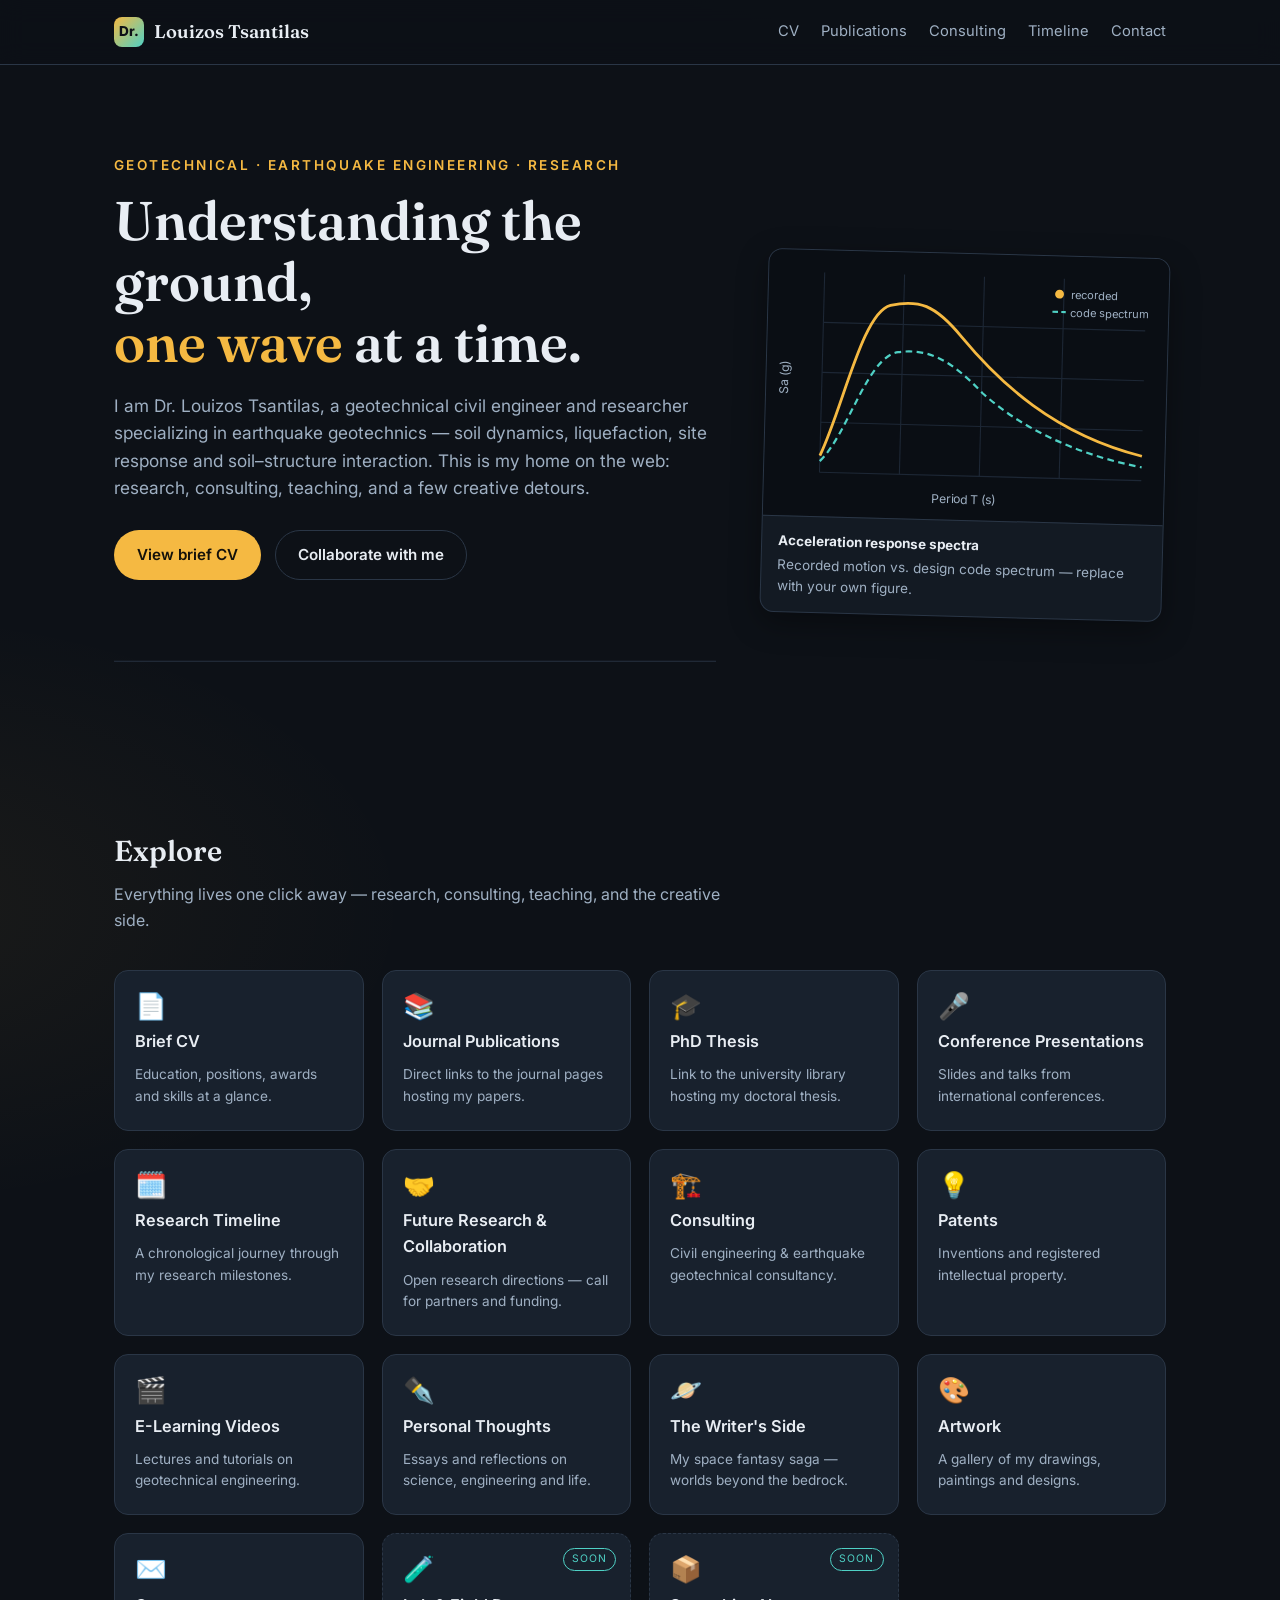
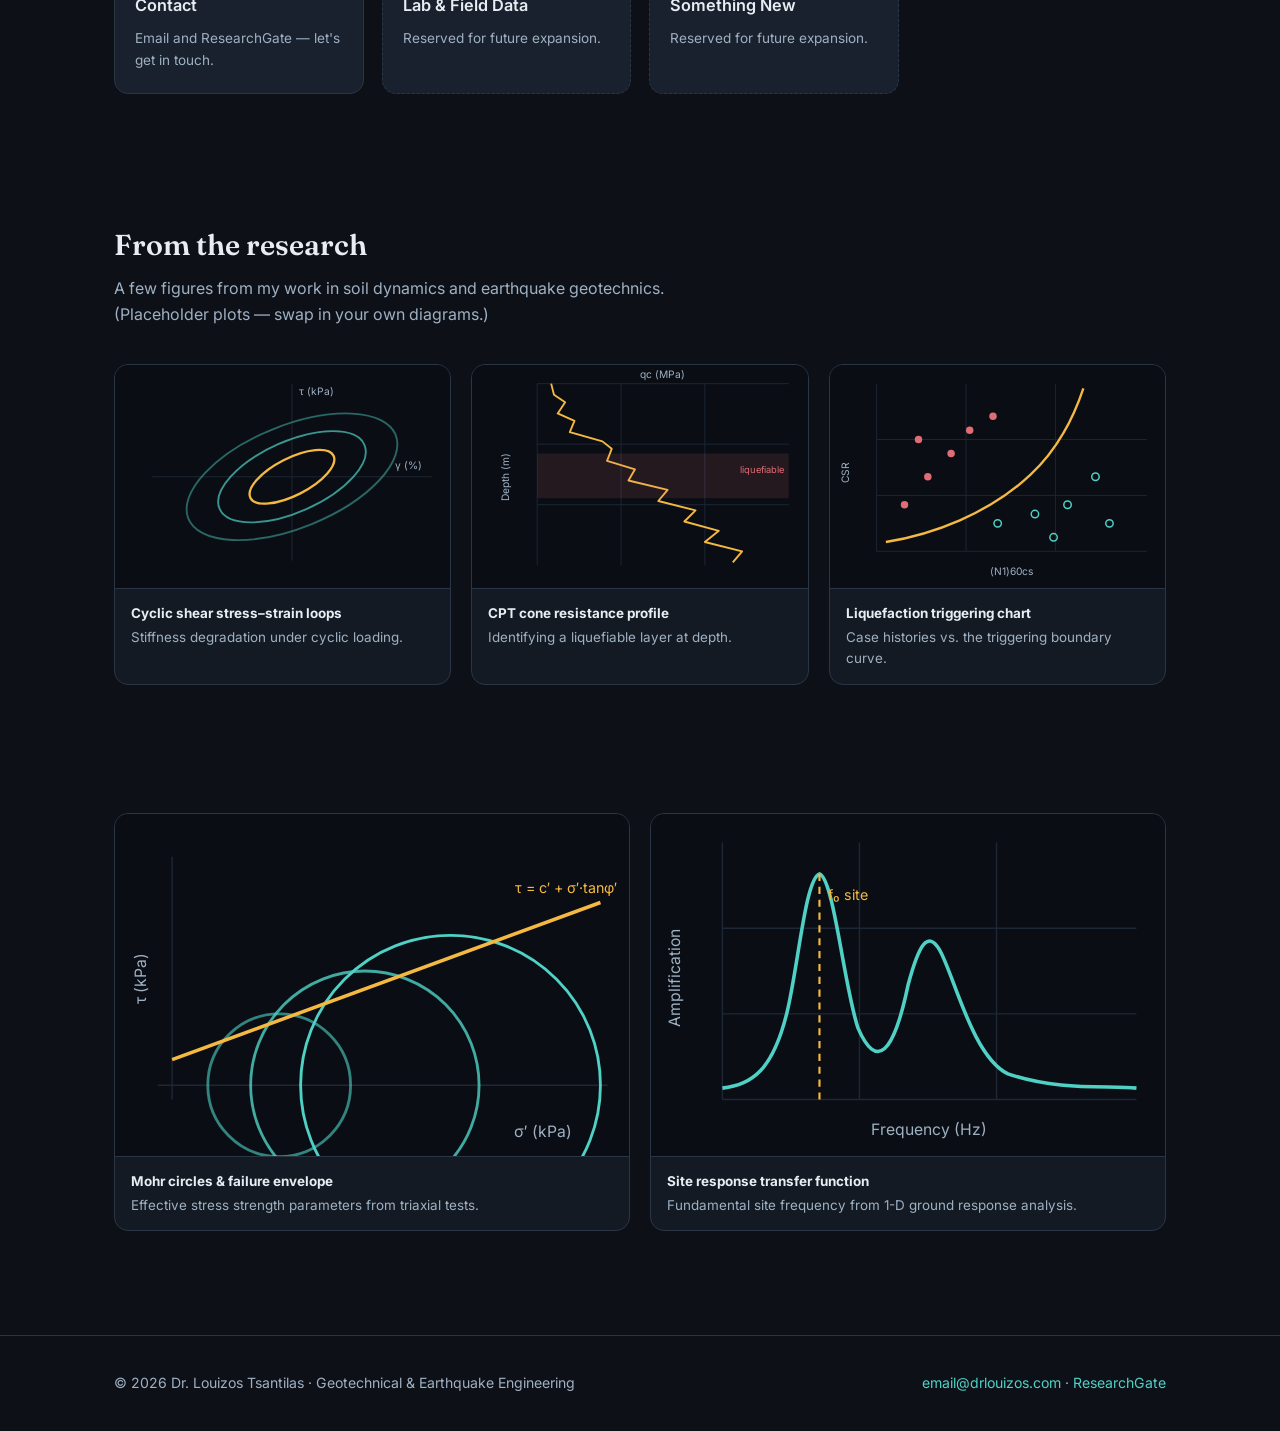
<file: index.html>
<!DOCTYPE html>
<html lang="en">
<head>
  <meta charset="UTF-8" />
  <meta name="viewport" content="width=device-width, initial-scale=1.0" />
  <title>Dr. Louizos Tsantilas — Geotechnical &amp; Earthquake Engineering Researcher</title>
  <meta name="description" content="Dr. Louizos Tsantilas — Geotechnical Civil Engineer, earthquake geotechnics researcher, consultant, educator, writer and artist." />
  <link rel="preconnect" href="https://fonts.googleapis.com" />
  <link rel="preconnect" href="https://fonts.gstatic.com" crossorigin />
  <link href="https://fonts.googleapis.com/css2?family=Fraunces:opsz,wght@9..144,400;9..144,600&family=Inter:wght@400;600;800&display=swap" rel="stylesheet" />
  <link rel="stylesheet" href="css/style.css" />
</head>
<body>

<header class="site-header">
  <div class="wrap">
    <a class="brand" href="index.html"><span class="mark">Dr.</span> Louizos Tsantilas</a>
    <nav class="nav">
      <a href="pages/cv.html">CV</a>
      <a href="pages/publications.html">Publications</a>
      <a href="pages/consulting.html">Consulting</a>
      <a href="pages/timeline.html">Timeline</a>
      <a href="pages/contact.html">Contact</a>
    </nav>
  </div>
</header>

<!-- ================= HERO ================= -->
<section class="hero">
  <div class="wrap hero-grid">
    <div>
      <div class="kicker">Geotechnical · Earthquake Engineering · Research</div>
      <h1>Understanding the ground,<br /><em>one wave</em> at a time.</h1>
      <p class="lede">
        I am Dr. Louizos Tsantilas, a geotechnical civil engineer and researcher specializing in
        earthquake geotechnics — soil dynamics, liquefaction, site response and
        soil–structure interaction. This is my home on the web: research, consulting,
        teaching, and a few creative detours.
      </p>
      <div class="cta-row">
        <a class="btn btn-primary" href="pages/cv.html">View brief CV</a>
        <a class="btn btn-ghost" href="pages/collaboration.html">Collaborate with me</a>
      </div>

      <!-- Animated seismograph trace -->
      <svg class="seismo" viewBox="0 0 600 90" xmlns="http://www.w3.org/2000/svg" aria-hidden="true">
        <line x1="0" y1="45" x2="600" y2="45" stroke="#2a3646" stroke-width="1" />
        <path d="M0,45 L40,45 48,42 56,49 64,44 90,45 110,46 130,44 150,45
                 160,30 168,62 176,18 184,75 192,10 200,80 208,22 216,66 224,30 232,58
                 240,36 250,52 260,40 270,49 282,42 296,47 312,43 330,46 350,44 375,46
                 400,45 430,45 460,44 500,45 550,45 600,45"
              fill="none" stroke="#f5b942" stroke-width="2" stroke-linejoin="round" />
      </svg>
    </div>

    <!-- Floating plot card: response spectrum -->
    <figure class="plot-card">
      <svg viewBox="0 0 360 240" xmlns="http://www.w3.org/2000/svg" role="img" aria-label="Acceleration response spectrum plot">
        <g stroke="#1d2735" stroke-width="1">
          <line x1="50" y1="20" x2="50" y2="200" /><line x1="50" y1="200" x2="340" y2="200" />
          <line x1="50" y1="155" x2="340" y2="155" /><line x1="50" y1="110" x2="340" y2="110" />
          <line x1="50" y1="65" x2="340" y2="65" />
          <line x1="122" y1="20" x2="122" y2="200" /><line x1="194" y1="20" x2="194" y2="200" />
          <line x1="266" y1="20" x2="266" y2="200" />
        </g>
        <path d="M50,185 C70,140 85,55 110,48 C135,42 150,46 175,75 C210,115 260,160 340,178"
              fill="none" stroke="#f5b942" stroke-width="2.5" />
        <path d="M50,190 C75,165 90,95 118,90 C145,86 165,95 195,125 C230,155 280,178 340,188"
              fill="none" stroke="#4fd1c5" stroke-width="2" stroke-dasharray="6 4" />
        <text x="180" y="225" fill="#9fb0c3" font-size="11" text-anchor="middle" font-family="Inter, sans-serif">Period T (s)</text>
        <text x="20" y="115" fill="#9fb0c3" font-size="11" text-anchor="middle" font-family="Inter, sans-serif" transform="rotate(-90 20 115)">Sa (g)</text>
        <circle cx="262" cy="34" r="4" fill="#f5b942" /><text x="272" y="38" fill="#9fb0c3" font-size="10" font-family="Inter, sans-serif">recorded</text>
        <line x1="256" y1="50" x2="268" y2="50" stroke="#4fd1c5" stroke-width="2" stroke-dasharray="5 3" /><text x="272" y="54" fill="#9fb0c3" font-size="10" font-family="Inter, sans-serif">code spectrum</text>
      </svg>
      <figcaption><strong>Acceleration response spectra</strong>Recorded motion vs. design code spectrum — replace with your own figure.</figcaption>
    </figure>
  </div>
</section>

<!-- ================= SMART BUTTONS ================= -->
<section class="section" id="explore">
  <div class="wrap">
    <h2 class="section-title">Explore</h2>
    <p class="section-sub">Everything lives one click away — research, consulting, teaching, and the creative side.</p>

    <div class="card-grid">
      <a class="smart-card reveal" href="pages/cv.html">
        <span class="icon">📄</span><h3>Brief CV</h3>
        <p>Education, positions, awards and skills at a glance.</p>
      </a>
      <a class="smart-card reveal" href="pages/publications.html">
        <span class="icon">📚</span><h3>Journal Publications</h3>
        <p>Direct links to the journal pages hosting my papers.</p>
      </a>
      <a class="smart-card reveal" href="pages/thesis.html">
        <span class="icon">🎓</span><h3>PhD Thesis</h3>
        <p>Link to the university library hosting my doctoral thesis.</p>
      </a>
      <a class="smart-card reveal" href="pages/presentations.html">
        <span class="icon">🎤</span><h3>Conference Presentations</h3>
        <p>Slides and talks from international conferences.</p>
      </a>
      <a class="smart-card reveal" href="pages/timeline.html">
        <span class="icon">🗓️</span><h3>Research Timeline</h3>
        <p>A chronological journey through my research milestones.</p>
      </a>
      <a class="smart-card reveal" href="pages/collaboration.html">
        <span class="icon">🤝</span><h3>Future Research &amp; Collaboration</h3>
        <p>Open research directions — call for partners and funding.</p>
      </a>
      <a class="smart-card reveal" href="pages/consulting.html">
        <span class="icon">🏗️</span><h3>Consulting</h3>
        <p>Civil engineering &amp; earthquake geotechnical consultancy.</p>
      </a>
      <a class="smart-card reveal" href="pages/patents.html">
        <span class="icon">💡</span><h3>Patents</h3>
        <p>Inventions and registered intellectual property.</p>
      </a>
      <a class="smart-card reveal" href="pages/elearning.html">
        <span class="icon">🎬</span><h3>E-Learning Videos</h3>
        <p>Lectures and tutorials on geotechnical engineering.</p>
      </a>
      <a class="smart-card reveal" href="pages/thoughts.html">
        <span class="icon">✒️</span><h3>Personal Thoughts</h3>
        <p>Essays and reflections on science, engineering and life.</p>
      </a>
      <a class="smart-card reveal" href="pages/writing.html">
        <span class="icon">🪐</span><h3>The Writer's Side</h3>
        <p>My space fantasy saga — worlds beyond the bedrock.</p>
      </a>
      <a class="smart-card reveal" href="pages/artwork.html">
        <span class="icon">🎨</span><h3>Artwork</h3>
        <p>A gallery of my drawings, paintings and designs.</p>
      </a>
      <a class="smart-card reveal" href="pages/contact.html">
        <span class="icon">✉️</span><h3>Contact</h3>
        <p>Email and ResearchGate — let's get in touch.</p>
      </a>
      <div class="smart-card soon reveal">
        <span class="tag">Soon</span>
        <span class="icon">🧪</span><h3>Lab &amp; Field Data</h3>
        <p>Reserved for future expansion.</p>
      </div>
      <div class="smart-card soon reveal">
        <span class="tag">Soon</span>
        <span class="icon">📦</span><h3>Something New</h3>
        <p>Reserved for future expansion.</p>
      </div>
    </div>
  </div>
</section>

<!-- ================= PLOT CARDS (mid-page) ================= -->
<section class="section">
  <div class="wrap">
    <h2 class="section-title">From the research</h2>
    <p class="section-sub">A few figures from my work in soil dynamics and earthquake geotechnics. (Placeholder plots — swap in your own diagrams.)</p>

    <div class="plot-strip">
      <!-- Hysteresis loops -->
      <figure class="plot-card reveal">
        <svg viewBox="0 0 360 240" xmlns="http://www.w3.org/2000/svg" role="img" aria-label="Shear stress-strain hysteresis loops">
          <g stroke="#1d2735" stroke-width="1">
            <line x1="40" y1="120" x2="340" y2="120" /><line x1="190" y1="20" x2="190" y2="210" />
          </g>
          <ellipse cx="190" cy="120" rx="120" ry="55" fill="none" stroke="#4fd1c5" stroke-width="2" transform="rotate(-22 190 120)" opacity="0.45" />
          <ellipse cx="190" cy="120" rx="85" ry="38" fill="none" stroke="#4fd1c5" stroke-width="2" transform="rotate(-24 190 120)" opacity="0.7" />
          <ellipse cx="190" cy="120" rx="50" ry="20" fill="none" stroke="#f5b942" stroke-width="2.5" transform="rotate(-27 190 120)" />
          <text x="330" y="112" fill="#9fb0c3" font-size="11" text-anchor="end" font-family="Inter, sans-serif">γ (%)</text>
          <text x="198" y="32" fill="#9fb0c3" font-size="11" font-family="Inter, sans-serif">τ (kPa)</text>
        </svg>
        <figcaption><strong>Cyclic shear stress–strain loops</strong>Stiffness degradation under cyclic loading.</figcaption>
      </figure>

      <!-- CPT profile -->
      <figure class="plot-card reveal">
        <svg viewBox="0 0 360 240" xmlns="http://www.w3.org/2000/svg" role="img" aria-label="CPT cone resistance profile with depth">
          <g stroke="#1d2735" stroke-width="1">
            <line x1="70" y1="20" x2="70" y2="215" /><line x1="70" y1="20" x2="340" y2="20" />
            <line x1="160" y1="20" x2="160" y2="215" /><line x1="250" y1="20" x2="250" y2="215" />
            <line x1="70" y1="85" x2="340" y2="85" /><line x1="70" y1="150" x2="340" y2="150" />
          </g>
          <path d="M85,20 L88,32 100,40 92,52 110,60 105,72 140,82 150,90 145,103 175,112
                   168,124 210,134 200,146 240,156 228,168 265,178 250,190 290,200 280,212"
                fill="none" stroke="#f5b942" stroke-width="2" stroke-linejoin="round" />
          <rect x="70" y="95" width="270" height="48" fill="#e06c75" opacity="0.12" />
          <text x="335" y="116" fill="#e06c75" font-size="10" text-anchor="end" font-family="Inter, sans-serif">liquefiable</text>
          <text x="205" y="14" fill="#9fb0c3" font-size="11" text-anchor="middle" font-family="Inter, sans-serif">qc (MPa)</text>
          <text x="40" y="120" fill="#9fb0c3" font-size="11" text-anchor="middle" font-family="Inter, sans-serif" transform="rotate(-90 40 120)">Depth (m)</text>
        </svg>
        <figcaption><strong>CPT cone resistance profile</strong>Identifying a liquefiable layer at depth.</figcaption>
      </figure>

      <!-- Liquefaction boundary scatter -->
      <figure class="plot-card reveal">
        <svg viewBox="0 0 360 240" xmlns="http://www.w3.org/2000/svg" role="img" aria-label="Liquefaction triggering chart">
          <g stroke="#1d2735" stroke-width="1">
            <line x1="50" y1="20" x2="50" y2="200" /><line x1="50" y1="200" x2="340" y2="200" />
            <line x1="50" y1="140" x2="340" y2="140" /><line x1="50" y1="80" x2="340" y2="80" />
            <line x1="146" y1="20" x2="146" y2="200" /><line x1="242" y1="20" x2="242" y2="200" />
          </g>
          <path d="M60,190 C110,182 170,160 215,118 C245,90 262,55 272,25" fill="none" stroke="#f5b942" stroke-width="2.5" />
          <g fill="#e06c75">
            <circle cx="80" cy="150" r="4" /><circle cx="105" cy="120" r="4" /><circle cx="130" cy="95" r="4" />
            <circle cx="95" cy="80" r="4" /><circle cx="150" cy="70" r="4" /><circle cx="175" cy="55" r="4" />
          </g>
          <g fill="none" stroke="#4fd1c5" stroke-width="1.6">
            <circle cx="180" cy="170" r="4" /><circle cx="220" cy="160" r="4" /><circle cx="255" cy="150" r="4" />
            <circle cx="285" cy="120" r="4" /><circle cx="300" cy="170" r="4" /><circle cx="240" cy="185" r="4" />
          </g>
          <text x="195" y="225" fill="#9fb0c3" font-size="11" text-anchor="middle" font-family="Inter, sans-serif">(N1)60cs</text>
          <text x="20" y="115" fill="#9fb0c3" font-size="11" text-anchor="middle" font-family="Inter, sans-serif" transform="rotate(-90 20 115)">CSR</text>
        </svg>
        <figcaption><strong>Liquefaction triggering chart</strong>Case histories vs. the triggering boundary curve.</figcaption>
      </figure>
    </div>
  </div>
</section>

<!-- ================= MORE PLOTS (bottom) ================= -->
<section class="section">
  <div class="wrap">
    <div class="plot-strip">
      <!-- Mohr circles -->
      <figure class="plot-card reveal">
        <svg viewBox="0 0 360 240" xmlns="http://www.w3.org/2000/svg" role="img" aria-label="Mohr circles with failure envelope">
          <line x1="30" y1="190" x2="345" y2="190" stroke="#1d2735" stroke-width="1" />
          <line x1="40" y1="200" x2="40" y2="30" stroke="#1d2735" stroke-width="1" />
          <circle cx="115" cy="190" r="50" fill="none" stroke="#4fd1c5" stroke-width="2" opacity="0.6" />
          <circle cx="175" cy="190" r="80" fill="none" stroke="#4fd1c5" stroke-width="2" opacity="0.8" />
          <circle cx="235" cy="190" r="105" fill="none" stroke="#4fd1c5" stroke-width="2" />
          <line x1="40" y1="172" x2="340" y2="62" stroke="#f5b942" stroke-width="2.5" />
          <text x="320" y="226" fill="#9fb0c3" font-size="11" text-anchor="end" font-family="Inter, sans-serif">σ′ (kPa)</text>
          <text x="22" y="115" fill="#9fb0c3" font-size="11" text-anchor="middle" font-family="Inter, sans-serif" transform="rotate(-90 22 115)">τ (kPa)</text>
          <text x="280" y="55" fill="#f5b942" font-size="10" font-family="Inter, sans-serif">τ = c′ + σ′·tanφ′</text>
        </svg>
        <figcaption><strong>Mohr circles &amp; failure envelope</strong>Effective stress strength parameters from triaxial tests.</figcaption>
      </figure>

      <!-- Site amplification / transfer function -->
      <figure class="plot-card reveal">
        <svg viewBox="0 0 360 240" xmlns="http://www.w3.org/2000/svg" role="img" aria-label="Site amplification transfer function">
          <g stroke="#1d2735" stroke-width="1">
            <line x1="50" y1="20" x2="50" y2="200" /><line x1="50" y1="200" x2="340" y2="200" />
            <line x1="50" y1="140" x2="340" y2="140" /><line x1="50" y1="80" x2="340" y2="80" />
            <line x1="146" y1="20" x2="146" y2="200" /><line x1="242" y1="20" x2="242" y2="200" />
          </g>
          <path d="M50,192 C70,190 85,180 95,140 C103,108 108,45 118,42 C128,45 135,120 145,150
                   C158,180 170,168 180,120 C188,90 194,82 202,95 C212,112 225,170 250,182 C285,194 320,190 340,192"
                fill="none" stroke="#4fd1c5" stroke-width="2.5" />
          <line x1="118" y1="42" x2="118" y2="200" stroke="#f5b942" stroke-width="1.5" stroke-dasharray="5 4" />
          <text x="124" y="60" fill="#f5b942" font-size="10" font-family="Inter, sans-serif">f₀ site</text>
          <text x="195" y="225" fill="#9fb0c3" font-size="11" text-anchor="middle" font-family="Inter, sans-serif">Frequency (Hz)</text>
          <text x="20" y="115" fill="#9fb0c3" font-size="11" text-anchor="middle" font-family="Inter, sans-serif" transform="rotate(-90 20 115)">Amplification</text>
        </svg>
        <figcaption><strong>Site response transfer function</strong>Fundamental site frequency from 1-D ground response analysis.</figcaption>
      </figure>
    </div>
  </div>
</section>

<footer class="site-footer">
  <div class="wrap">
    <div>© <span id="year"></span> Dr. Louizos Tsantilas · Geotechnical &amp; Earthquake Engineering</div>
    <div>
      <a href="mailto:email@drlouizos.com">email@drlouizos.com</a> ·
      <a href="https://www.researchgate.net/profile/Louizos-Tsantilas?ev=hdr_xprf" target="_blank" rel="noopener">ResearchGate</a>
    </div>
  </div>
</footer>

<script src="js/main.js"></script>
</body>
</html>
</file>
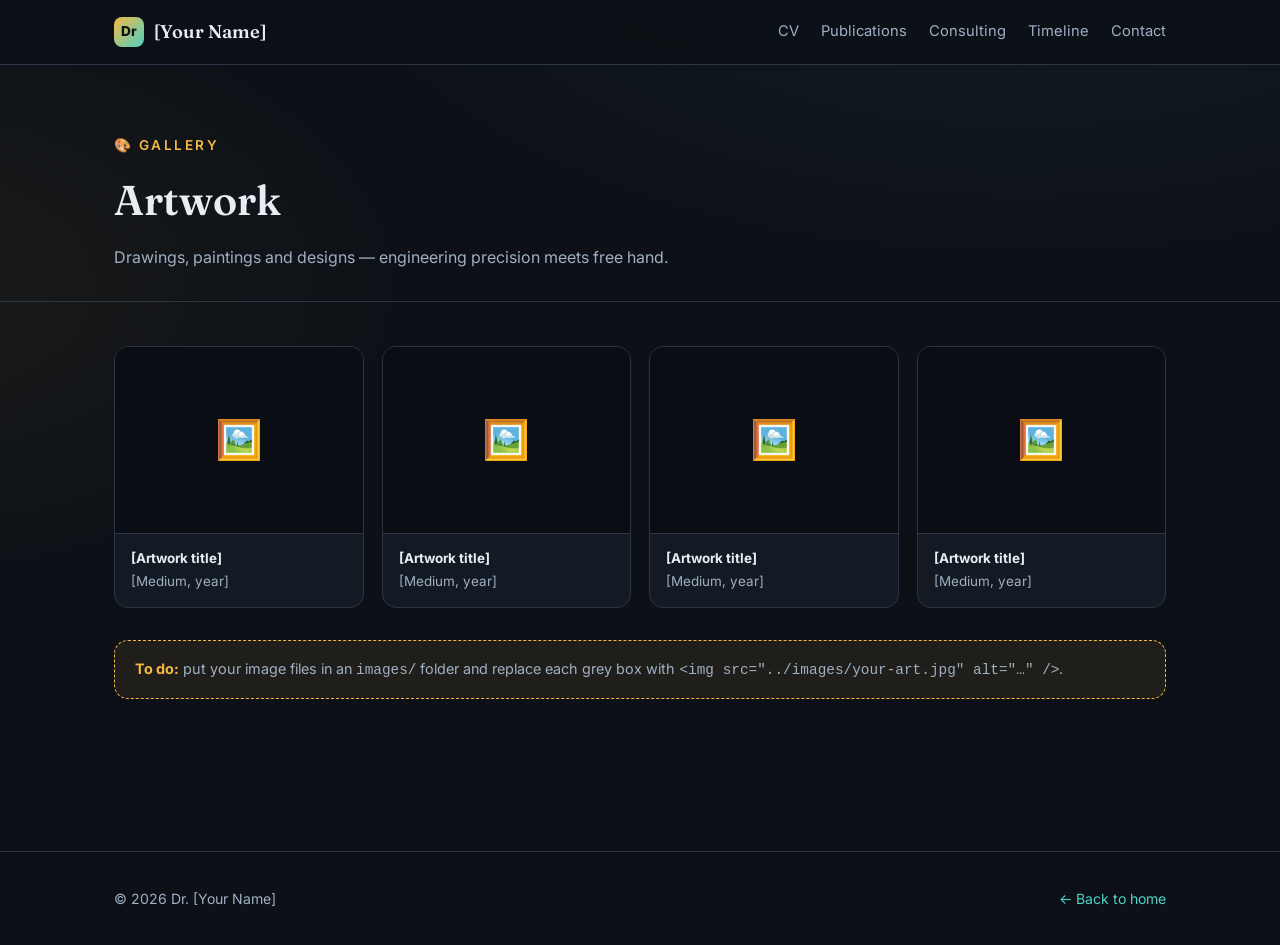
<file: pages/artwork.html>
<!DOCTYPE html>
<html lang="en">
<head>
  <meta charset="UTF-8" />
  <meta name="viewport" content="width=device-width, initial-scale=1.0" />
  <title>Artwork — Dr. [Your Name]</title>
  <link href="https://fonts.googleapis.com/css2?family=Fraunces:opsz,wght@9..144,400;9..144,600&family=Inter:wght@400;600;800&display=swap" rel="stylesheet" />
  <link rel="stylesheet" href="../css/style.css" />
</head>
<body>

<header class="site-header">
  <div class="wrap">
    <a class="brand" href="../index.html"><span class="mark">Dr</span> [Your Name]</a>
    <nav class="nav">
      <a href="cv.html">CV</a>
      <a href="publications.html">Publications</a>
      <a href="consulting.html">Consulting</a>
      <a href="timeline.html">Timeline</a>
      <a href="contact.html">Contact</a>
    </nav>
  </div>
</header>

<section class="page-head">
  <div class="wrap">
    <div class="kicker">🎨 Gallery</div>
    <h1>Artwork</h1>
    <p>Drawings, paintings and designs — engineering precision meets free hand.</p>
  </div>
</section>

<section class="page-body">
  <div class="wrap">
    <div class="card-grid">
      <figure class="plot-card">
        <div style="aspect-ratio:4/3; display:flex; align-items:center; justify-content:center; color:var(--text-dim); font-size:2.4rem; background:#0a0e14">🖼️</div>
        <figcaption><strong>[Artwork title]</strong>[Medium, year]</figcaption>
      </figure>
      <figure class="plot-card">
        <div style="aspect-ratio:4/3; display:flex; align-items:center; justify-content:center; color:var(--text-dim); font-size:2.4rem; background:#0a0e14">🖼️</div>
        <figcaption><strong>[Artwork title]</strong>[Medium, year]</figcaption>
      </figure>
      <figure class="plot-card">
        <div style="aspect-ratio:4/3; display:flex; align-items:center; justify-content:center; color:var(--text-dim); font-size:2.4rem; background:#0a0e14">🖼️</div>
        <figcaption><strong>[Artwork title]</strong>[Medium, year]</figcaption>
      </figure>
      <figure class="plot-card">
        <div style="aspect-ratio:4/3; display:flex; align-items:center; justify-content:center; color:var(--text-dim); font-size:2.4rem; background:#0a0e14">🖼️</div>
        <figcaption><strong>[Artwork title]</strong>[Medium, year]</figcaption>
      </figure>
    </div>

    <div class="placeholder-note" style="margin-top:32px"><strong>To do:</strong> put your image files in an <code>images/</code> folder and replace each grey box with <code>&lt;img src="../images/your-art.jpg" alt="…" /&gt;</code>.</div>
  </div>
</section>

<footer class="site-footer">
  <div class="wrap">
    <div>© <span id="year"></span> Dr. [Your Name]</div>
    <div><a href="../index.html">← Back to home</a></div>
  </div>
</footer>

<script src="../js/main.js"></script>
</body>
</html>
</file>
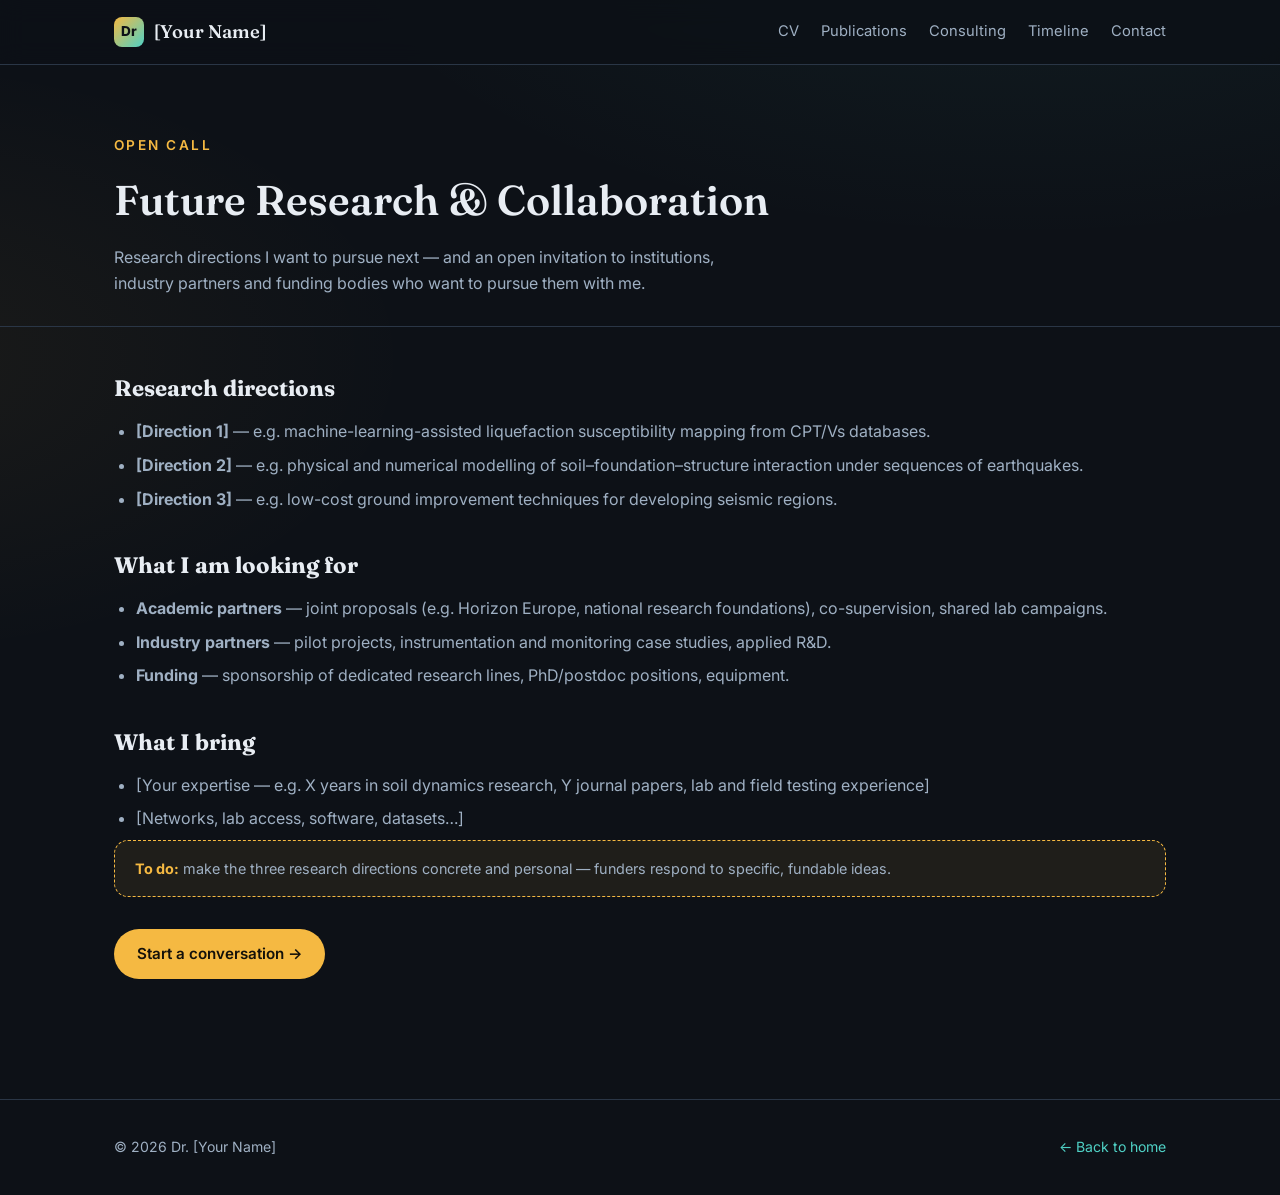
<file: pages/collaboration.html>
<!DOCTYPE html>
<html lang="en">
<head>
  <meta charset="UTF-8" />
  <meta name="viewport" content="width=device-width, initial-scale=1.0" />
  <title>Future Research &amp; Collaboration — Dr. [Your Name]</title>
  <link href="https://fonts.googleapis.com/css2?family=Fraunces:opsz,wght@9..144,400;9..144,600&family=Inter:wght@400;600;800&display=swap" rel="stylesheet" />
  <link rel="stylesheet" href="../css/style.css" />
</head>
<body>

<header class="site-header">
  <div class="wrap">
    <a class="brand" href="../index.html"><span class="mark">Dr</span> [Your Name]</a>
    <nav class="nav">
      <a href="cv.html">CV</a>
      <a href="publications.html">Publications</a>
      <a href="consulting.html">Consulting</a>
      <a href="timeline.html">Timeline</a>
      <a href="contact.html">Contact</a>
    </nav>
  </div>
</header>

<section class="page-head">
  <div class="wrap">
    <div class="kicker">Open call</div>
    <h1>Future Research &amp; Collaboration</h1>
    <p>Research directions I want to pursue next — and an open invitation to institutions, industry partners and funding bodies who want to pursue them with me.</p>
  </div>
</section>

<section class="page-body">
  <div class="wrap">
    <h2>Research directions</h2>
    <ul>
      <li><strong>[Direction 1]</strong> — e.g. machine-learning-assisted liquefaction susceptibility mapping from CPT/Vs databases.</li>
      <li><strong>[Direction 2]</strong> — e.g. physical and numerical modelling of soil–foundation–structure interaction under sequences of earthquakes.</li>
      <li><strong>[Direction 3]</strong> — e.g. low-cost ground improvement techniques for developing seismic regions.</li>
    </ul>

    <h2>What I am looking for</h2>
    <ul>
      <li><strong>Academic partners</strong> — joint proposals (e.g. Horizon Europe, national research foundations), co-supervision, shared lab campaigns.</li>
      <li><strong>Industry partners</strong> — pilot projects, instrumentation and monitoring case studies, applied R&amp;D.</li>
      <li><strong>Funding</strong> — sponsorship of dedicated research lines, PhD/postdoc positions, equipment.</li>
    </ul>

    <h2>What I bring</h2>
    <ul>
      <li>[Your expertise — e.g. X years in soil dynamics research, Y journal papers, lab and field testing experience]</li>
      <li>[Networks, lab access, software, datasets…]</li>
    </ul>

    <div class="placeholder-note"><strong>To do:</strong> make the three research directions concrete and personal — funders respond to specific, fundable ideas.</div>

    <a class="btn btn-primary" href="contact.html">Start a conversation →</a>
  </div>
</section>

<footer class="site-footer">
  <div class="wrap">
    <div>© <span id="year"></span> Dr. [Your Name]</div>
    <div><a href="../index.html">← Back to home</a></div>
  </div>
</footer>

<script src="../js/main.js"></script>
</body>
</html>
</file>
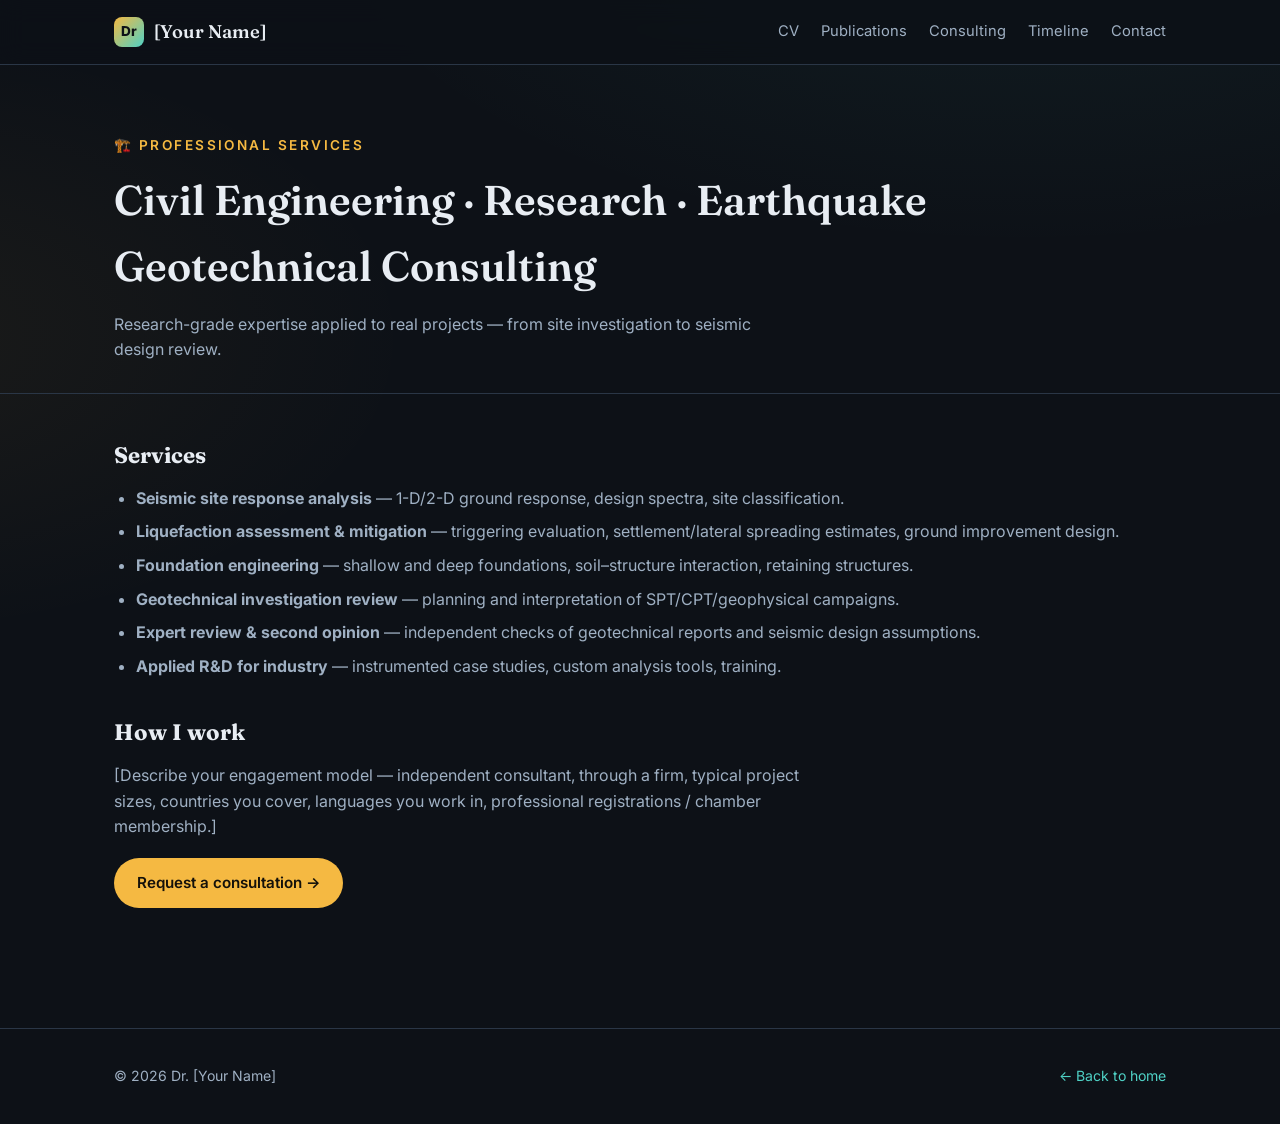
<file: pages/consulting.html>
<!DOCTYPE html>
<html lang="en">
<head>
  <meta charset="UTF-8" />
  <meta name="viewport" content="width=device-width, initial-scale=1.0" />
  <title>Consulting — Dr. [Your Name]</title>
  <link href="https://fonts.googleapis.com/css2?family=Fraunces:opsz,wght@9..144,400;9..144,600&family=Inter:wght@400;600;800&display=swap" rel="stylesheet" />
  <link rel="stylesheet" href="../css/style.css" />
</head>
<body>

<header class="site-header">
  <div class="wrap">
    <a class="brand" href="../index.html"><span class="mark">Dr</span> [Your Name]</a>
    <nav class="nav">
      <a href="cv.html">CV</a>
      <a href="publications.html">Publications</a>
      <a href="consulting.html">Consulting</a>
      <a href="timeline.html">Timeline</a>
      <a href="contact.html">Contact</a>
    </nav>
  </div>
</header>

<section class="page-head">
  <div class="wrap">
    <div class="kicker">🏗️ Professional services</div>
    <h1>Civil Engineering · Research · Earthquake Geotechnical Consulting</h1>
    <p>Research-grade expertise applied to real projects — from site investigation to seismic design review.</p>
  </div>
</section>

<section class="page-body">
  <div class="wrap">
    <h2>Services</h2>
    <ul>
      <li><strong>Seismic site response analysis</strong> — 1-D/2-D ground response, design spectra, site classification.</li>
      <li><strong>Liquefaction assessment &amp; mitigation</strong> — triggering evaluation, settlement/lateral spreading estimates, ground improvement design.</li>
      <li><strong>Foundation engineering</strong> — shallow and deep foundations, soil–structure interaction, retaining structures.</li>
      <li><strong>Geotechnical investigation review</strong> — planning and interpretation of SPT/CPT/geophysical campaigns.</li>
      <li><strong>Expert review &amp; second opinion</strong> — independent checks of geotechnical reports and seismic design assumptions.</li>
      <li><strong>Applied R&amp;D for industry</strong> — instrumented case studies, custom analysis tools, training.</li>
    </ul>

    <h2>How I work</h2>
    <p style="color:var(--text-dim); max-width:72ch">
      [Describe your engagement model — independent consultant, through a firm, typical project sizes,
      countries you cover, languages you work in, professional registrations / chamber membership.]
    </p>

    <a class="btn btn-primary" href="contact.html" style="margin-top:18px">Request a consultation →</a>
  </div>
</section>

<footer class="site-footer">
  <div class="wrap">
    <div>© <span id="year"></span> Dr. [Your Name]</div>
    <div><a href="../index.html">← Back to home</a></div>
  </div>
</footer>

<script src="../js/main.js"></script>
</body>
</html>
</file>
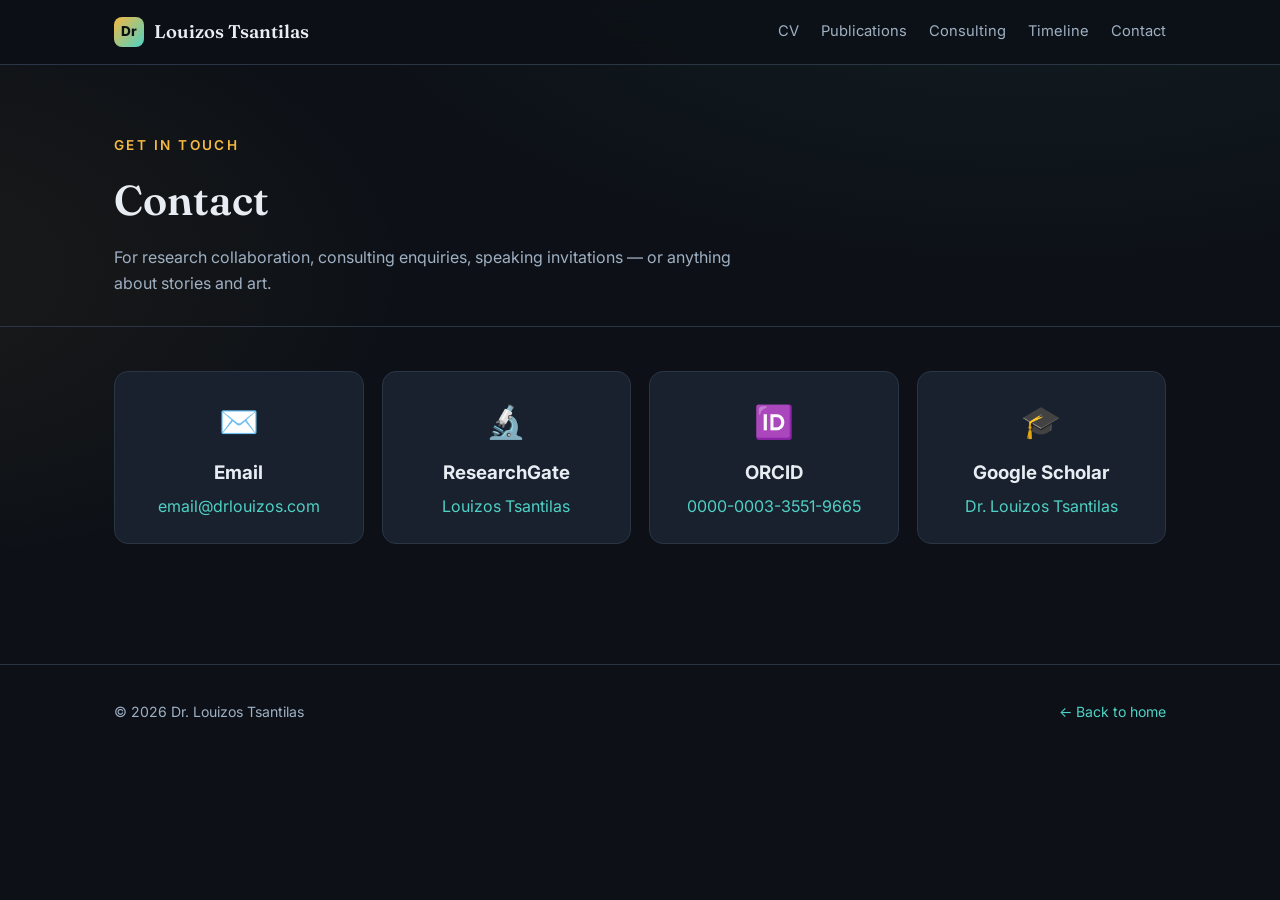
<file: pages/contact.html>
<!DOCTYPE html>
<html lang="en">
<head>
  <meta charset="UTF-8" />
  <meta name="viewport" content="width=device-width, initial-scale=1.0" />
  <title>Contact — Dr. Louizos Tsantilas</title>
  <link href="https://fonts.googleapis.com/css2?family=Fraunces:opsz,wght@9..144,400;9..144,600&family=Inter:wght@400;600;800&display=swap" rel="stylesheet" />
  <link rel="stylesheet" href="../css/style.css" />
</head>
<body>

<header class="site-header">
  <div class="wrap">
    <a class="brand" href="../index.html"><span class="mark">Dr</span> Louizos Tsantilas</a>
    <nav class="nav">
      <a href="cv.html">CV</a>
      <a href="publications.html">Publications</a>
      <a href="consulting.html">Consulting</a>
      <a href="timeline.html">Timeline</a>
      <a href="contact.html">Contact</a>
    </nav>
  </div>
</header>

<section class="page-head">
  <div class="wrap">
    <div class="kicker">Get in touch</div>
    <h1>Contact</h1>
    <p>For research collaboration, consulting enquiries, speaking invitations — or anything about stories and art.</p>
  </div>
</section>

<section class="page-body">
  <div class="wrap">
    <div class="contact-cards">
      <div class="contact-card">
        <div class="icon">✉️</div>
        <h3>Email</h3>
        <p><a href="mailto:email@drlouizos.com">email@drlouizos.com</a></p>
      </div>
      <div class="contact-card">
        <div class="icon">🔬</div>
        <h3>ResearchGate</h3>
        <p><a href="https://www.researchgate.net/profile/Louizos-Tsantilas?ev=hdr_xprf" target="_blank" rel="noopener">Louizos Tsantilas</a></p>
      </div>
      <div class="contact-card">
        <div class="icon">🆔</div>
        <h3>ORCID</h3>
        <p><a href="https://orcid.org/0000-0003-3551-9665" target="_blank" rel="noopener">0000-0003-3551-9665</a></p>
      </div>
      <div class="contact-card">
        <div class="icon">🎓</div>
        <h3>Google Scholar</h3>
        <p><a href="https://scholar.google.com/citations?hl=el&view_op=list_works&authuser=1&gmla=ACrTK9WzGcThBdIfRgNAa7O6j9jG-van-BKrQ4UHnEy6t97a4vw4tF904GIADdbxuHLPBylcaTJUcj7HfCCHWcBw4d2ifMFMTe4DOgxXaTWkilcH-zUcXXynsKEgOHUMhG6VQN8EnLLSPQzrf23gU9fBtYw0vLW6SaUraUMIdS3poxc&user=puBOvT4AAAAJ" target="_blank" rel="noopener">Dr. Louizos Tsantilas</a></p>
      </div>
    </div>


</section>

<footer class="site-footer">
  <div class="wrap">
    <div>© <span id="year"></span> Dr. Louizos Tsantilas</div>
    <div><a href="../index.html">← Back to home</a></div>
  </div>
</footer>

<script src="../js/main.js"></script>
</body>
</html>
</file>
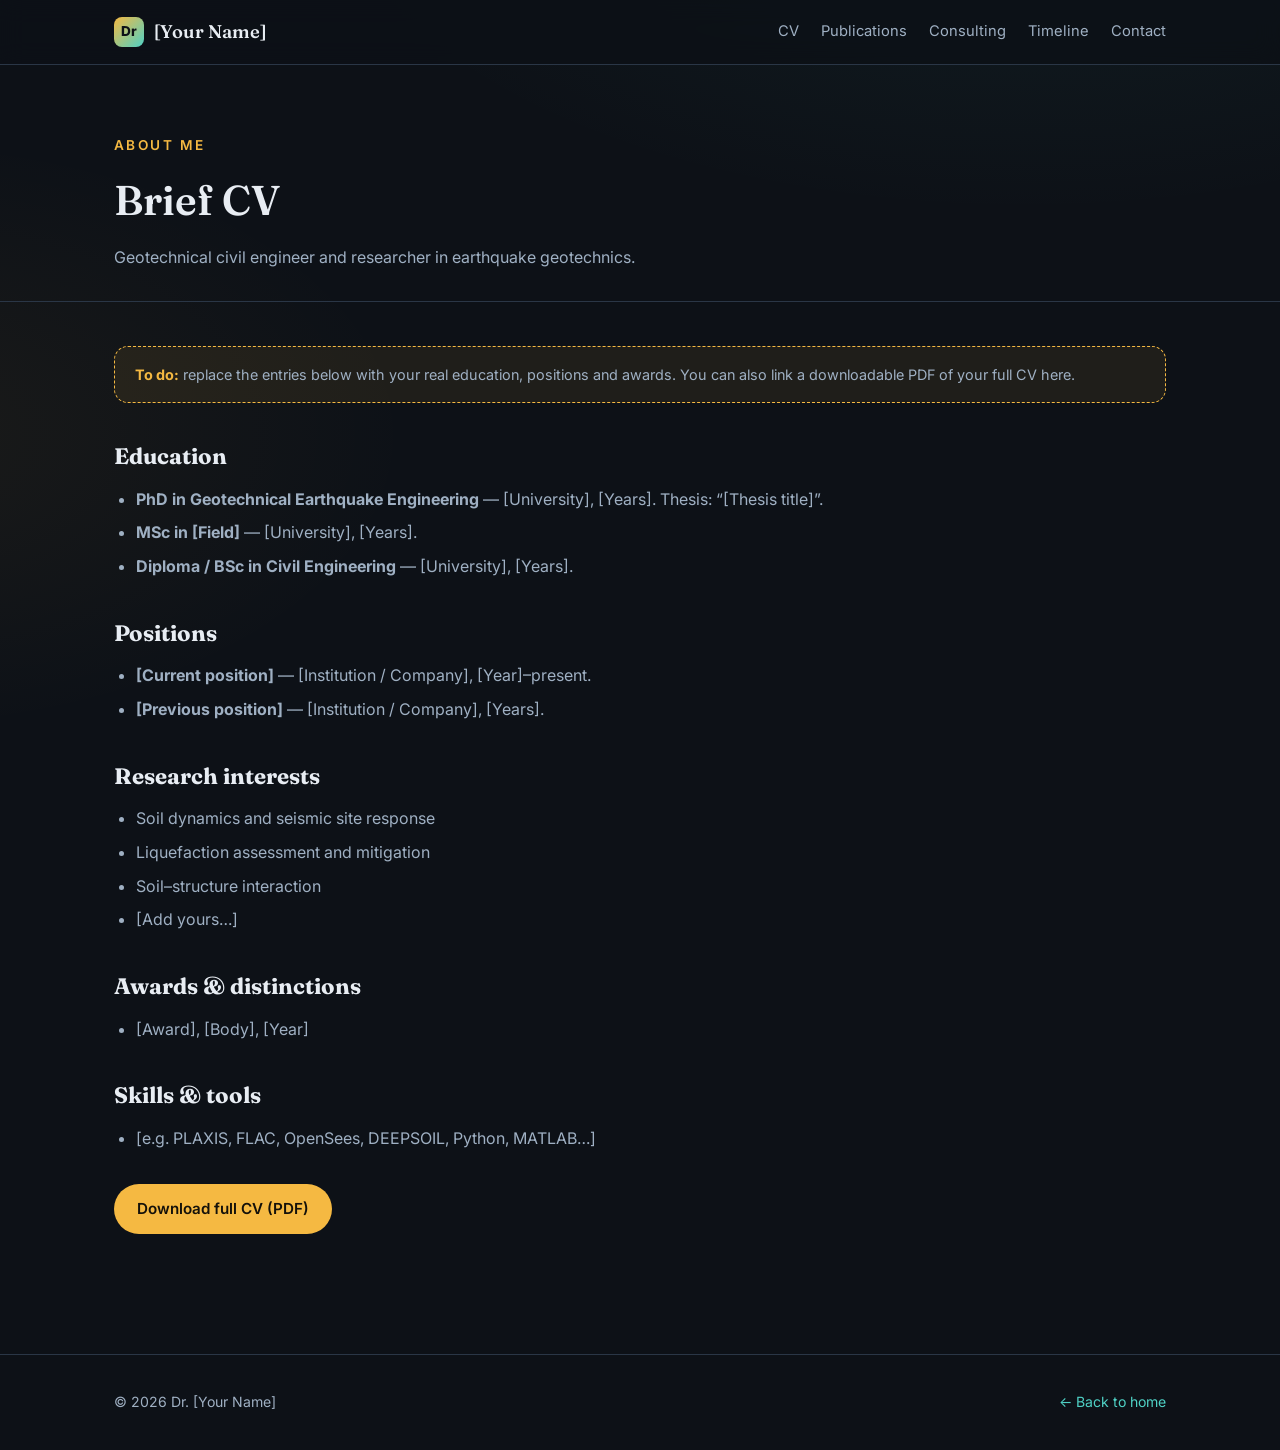
<file: pages/cv.html>
<!DOCTYPE html>
<html lang="en">
<head>
  <meta charset="UTF-8" />
  <meta name="viewport" content="width=device-width, initial-scale=1.0" />
  <title>Brief CV — Dr. [Your Name]</title>
  <link href="https://fonts.googleapis.com/css2?family=Fraunces:opsz,wght@9..144,400;9..144,600&family=Inter:wght@400;600;800&display=swap" rel="stylesheet" />
  <link rel="stylesheet" href="../css/style.css" />
</head>
<body>

<header class="site-header">
  <div class="wrap">
    <a class="brand" href="../index.html"><span class="mark">Dr</span> [Your Name]</a>
    <nav class="nav">
      <a href="cv.html">CV</a>
      <a href="publications.html">Publications</a>
      <a href="consulting.html">Consulting</a>
      <a href="timeline.html">Timeline</a>
      <a href="contact.html">Contact</a>
    </nav>
  </div>
</header>

<section class="page-head">
  <div class="wrap">
    <div class="kicker">About me</div>
    <h1>Brief CV</h1>
    <p>Geotechnical civil engineer and researcher in earthquake geotechnics.</p>
  </div>
</section>

<section class="page-body">
  <div class="wrap">
    <div class="placeholder-note"><strong>To do:</strong> replace the entries below with your real education, positions and awards. You can also link a downloadable PDF of your full CV here.</div>

    <h2>Education</h2>
    <ul>
      <li><strong>PhD in Geotechnical Earthquake Engineering</strong> — [University], [Years]. Thesis: “[Thesis title]”.</li>
      <li><strong>MSc in [Field]</strong> — [University], [Years].</li>
      <li><strong>Diploma / BSc in Civil Engineering</strong> — [University], [Years].</li>
    </ul>

    <h2>Positions</h2>
    <ul>
      <li><strong>[Current position]</strong> — [Institution / Company], [Year]–present.</li>
      <li><strong>[Previous position]</strong> — [Institution / Company], [Years].</li>
    </ul>

    <h2>Research interests</h2>
    <ul>
      <li>Soil dynamics and seismic site response</li>
      <li>Liquefaction assessment and mitigation</li>
      <li>Soil–structure interaction</li>
      <li>[Add yours…]</li>
    </ul>

    <h2>Awards &amp; distinctions</h2>
    <ul>
      <li>[Award], [Body], [Year]</li>
    </ul>

    <h2>Skills &amp; tools</h2>
    <ul>
      <li>[e.g. PLAXIS, FLAC, OpenSees, DEEPSOIL, Python, MATLAB…]</li>
    </ul>

    <a class="btn btn-primary" href="#" style="margin-top:24px">Download full CV (PDF)</a>
  </div>
</section>

<footer class="site-footer">
  <div class="wrap">
    <div>© <span id="year"></span> Dr. [Your Name]</div>
    <div><a href="../index.html">← Back to home</a></div>
  </div>
</footer>

<script src="../js/main.js"></script>
</body>
</html>
</file>
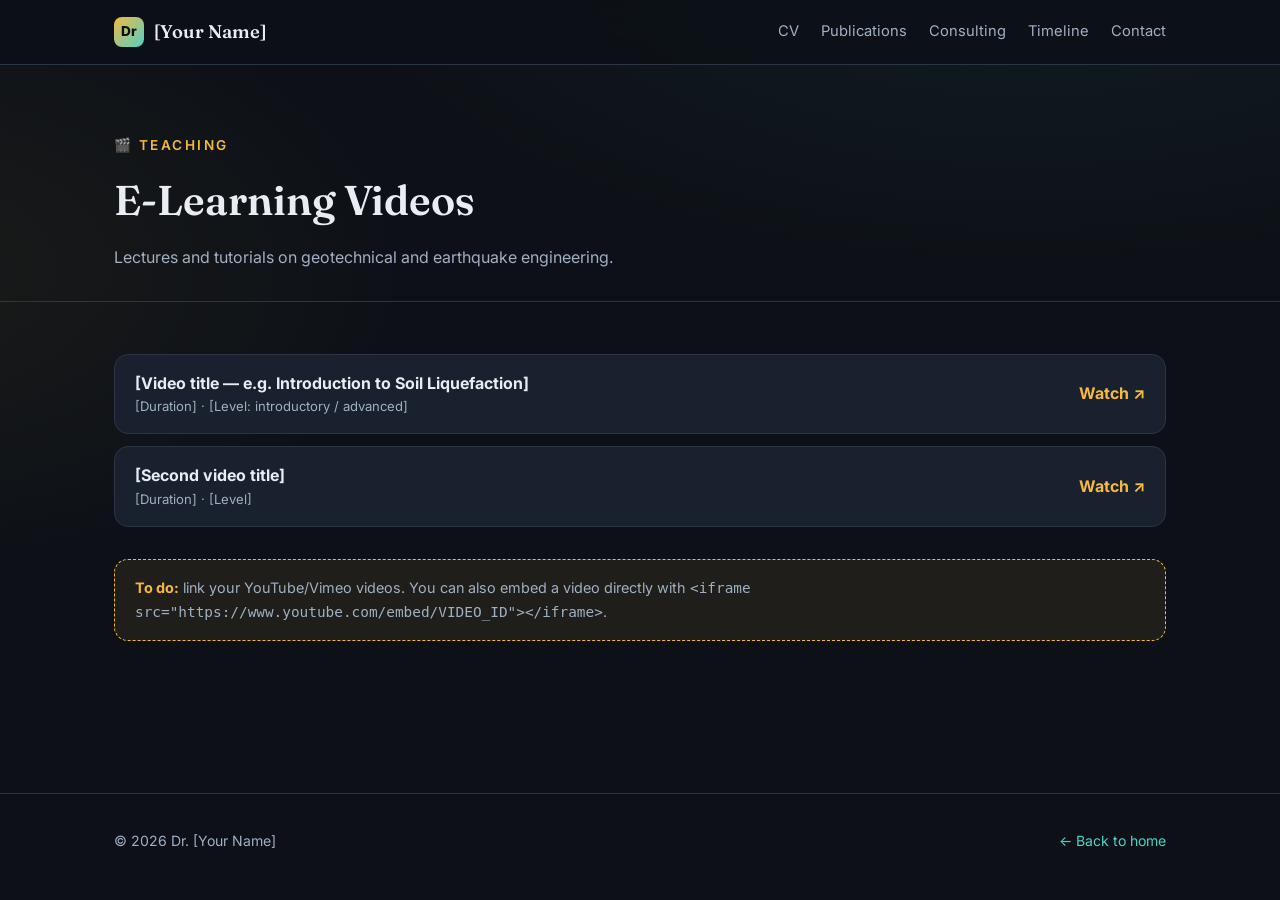
<file: pages/elearning.html>
<!DOCTYPE html>
<html lang="en">
<head>
  <meta charset="UTF-8" />
  <meta name="viewport" content="width=device-width, initial-scale=1.0" />
  <title>E-Learning Videos — Dr. [Your Name]</title>
  <link href="https://fonts.googleapis.com/css2?family=Fraunces:opsz,wght@9..144,400;9..144,600&family=Inter:wght@400;600;800&display=swap" rel="stylesheet" />
  <link rel="stylesheet" href="../css/style.css" />
</head>
<body>

<header class="site-header">
  <div class="wrap">
    <a class="brand" href="../index.html"><span class="mark">Dr</span> [Your Name]</a>
    <nav class="nav">
      <a href="cv.html">CV</a>
      <a href="publications.html">Publications</a>
      <a href="consulting.html">Consulting</a>
      <a href="timeline.html">Timeline</a>
      <a href="contact.html">Contact</a>
    </nav>
  </div>
</header>

<section class="page-head">
  <div class="wrap">
    <div class="kicker">🎬 Teaching</div>
    <h1>E-Learning Videos</h1>
    <p>Lectures and tutorials on geotechnical and earthquake engineering.</p>
  </div>
</section>

<section class="page-body">
  <div class="wrap">
    <div class="link-list">
      <a class="link-item" href="https://www.youtube.com/watch?v=REPLACE" target="_blank" rel="noopener">
        <div>
          <strong>[Video title — e.g. Introduction to Soil Liquefaction]</strong>
          <div class="meta">[Duration] · [Level: introductory / advanced]</div>
        </div>
        <span class="go">Watch ↗</span>
      </a>
      <a class="link-item" href="https://www.youtube.com/watch?v=REPLACE" target="_blank" rel="noopener">
        <div>
          <strong>[Second video title]</strong>
          <div class="meta">[Duration] · [Level]</div>
        </div>
        <span class="go">Watch ↗</span>
      </a>
    </div>

    <div class="placeholder-note" style="margin-top:32px"><strong>To do:</strong> link your YouTube/Vimeo videos. You can also embed a video directly with
      <code>&lt;iframe src="https://www.youtube.com/embed/VIDEO_ID"&gt;&lt;/iframe&gt;</code>.</div>
  </div>
</section>

<footer class="site-footer">
  <div class="wrap">
    <div>© <span id="year"></span> Dr. [Your Name]</div>
    <div><a href="../index.html">← Back to home</a></div>
  </div>
</footer>

<script src="../js/main.js"></script>
</body>
</html>
</file>
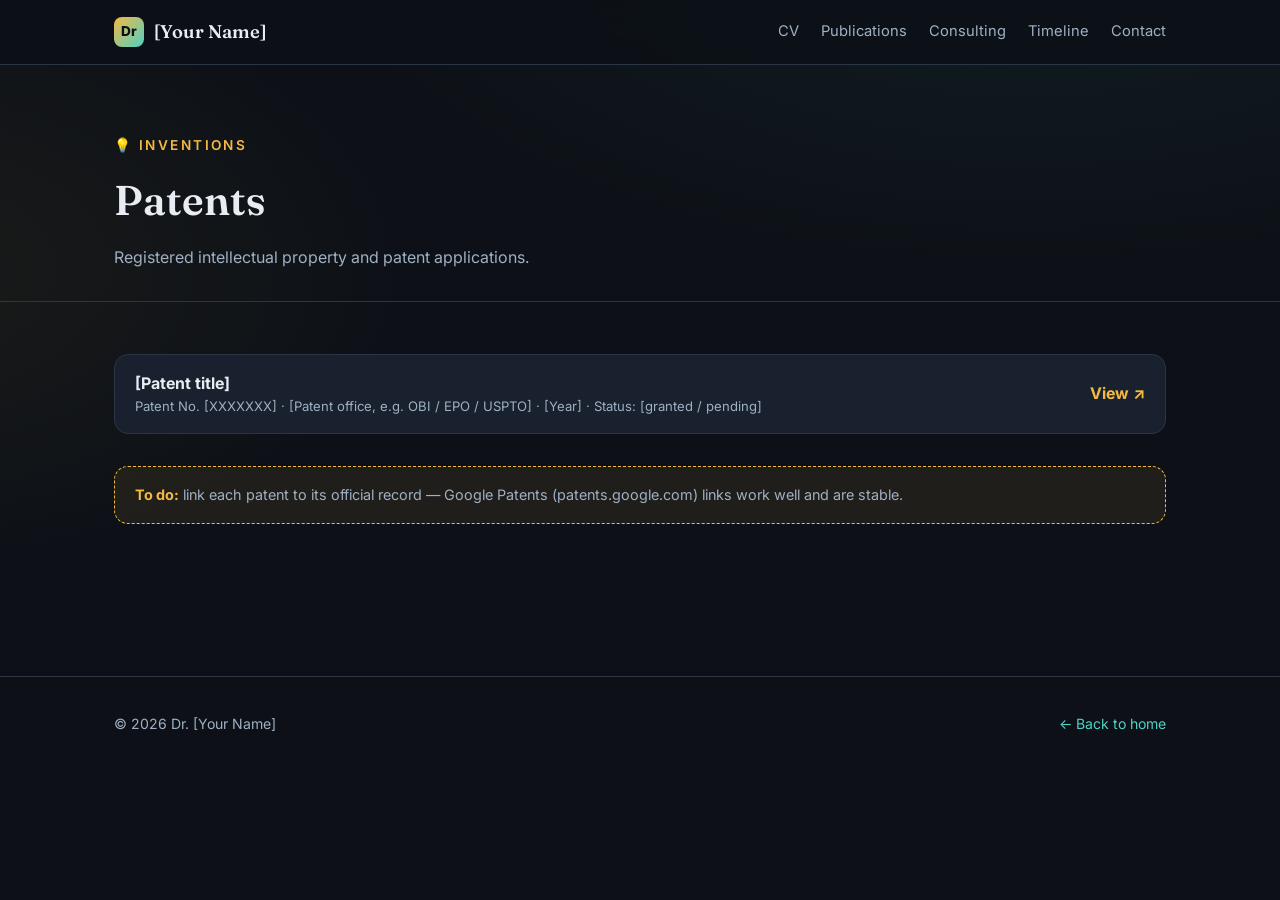
<file: pages/patents.html>
<!DOCTYPE html>
<html lang="en">
<head>
  <meta charset="UTF-8" />
  <meta name="viewport" content="width=device-width, initial-scale=1.0" />
  <title>Patents — Dr. [Your Name]</title>
  <link href="https://fonts.googleapis.com/css2?family=Fraunces:opsz,wght@9..144,400;9..144,600&family=Inter:wght@400;600;800&display=swap" rel="stylesheet" />
  <link rel="stylesheet" href="../css/style.css" />
</head>
<body>

<header class="site-header">
  <div class="wrap">
    <a class="brand" href="../index.html"><span class="mark">Dr</span> [Your Name]</a>
    <nav class="nav">
      <a href="cv.html">CV</a>
      <a href="publications.html">Publications</a>
      <a href="consulting.html">Consulting</a>
      <a href="timeline.html">Timeline</a>
      <a href="contact.html">Contact</a>
    </nav>
  </div>
</header>

<section class="page-head">
  <div class="wrap">
    <div class="kicker">💡 Inventions</div>
    <h1>Patents</h1>
    <p>Registered intellectual property and patent applications.</p>
  </div>
</section>

<section class="page-body">
  <div class="wrap">
    <div class="link-list">
      <a class="link-item" href="https://REPLACE-WITH-PATENT-OFFICE-LINK" target="_blank" rel="noopener">
        <div>
          <strong>[Patent title]</strong>
          <div class="meta">Patent No. [XXXXXXX] · [Patent office, e.g. OBI / EPO / USPTO] · [Year] · Status: [granted / pending]</div>
        </div>
        <span class="go">View ↗</span>
      </a>
    </div>

    <div class="placeholder-note" style="margin-top:32px"><strong>To do:</strong> link each patent to its official record — Google Patents (patents.google.com) links work well and are stable.</div>
  </div>
</section>

<footer class="site-footer">
  <div class="wrap">
    <div>© <span id="year"></span> Dr. [Your Name]</div>
    <div><a href="../index.html">← Back to home</a></div>
  </div>
</footer>

<script src="../js/main.js"></script>
</body>
</html>
</file>
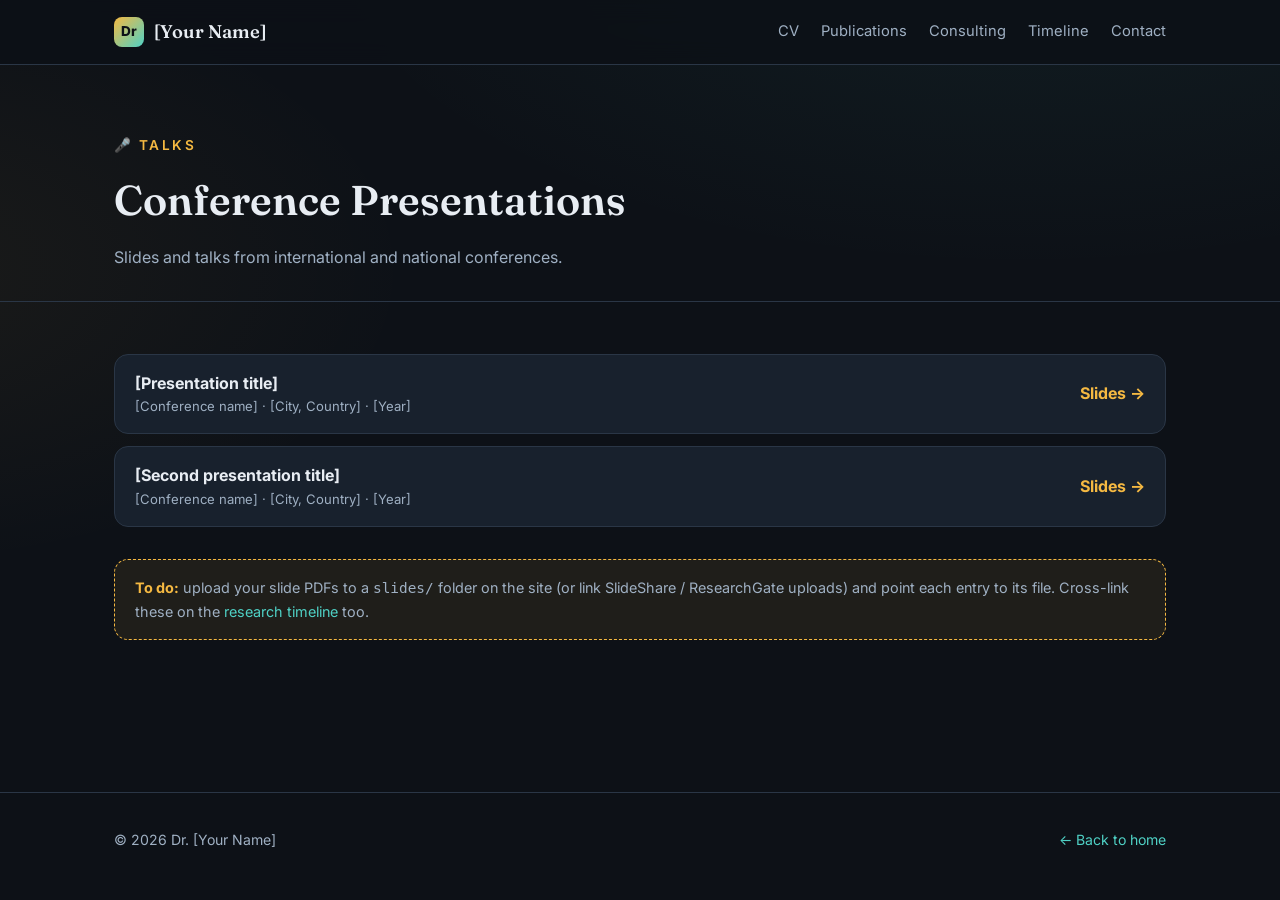
<file: pages/presentations.html>
<!DOCTYPE html>
<html lang="en">
<head>
  <meta charset="UTF-8" />
  <meta name="viewport" content="width=device-width, initial-scale=1.0" />
  <title>Conference Presentations — Dr. [Your Name]</title>
  <link href="https://fonts.googleapis.com/css2?family=Fraunces:opsz,wght@9..144,400;9..144,600&family=Inter:wght@400;600;800&display=swap" rel="stylesheet" />
  <link rel="stylesheet" href="../css/style.css" />
</head>
<body>

<header class="site-header">
  <div class="wrap">
    <a class="brand" href="../index.html"><span class="mark">Dr</span> [Your Name]</a>
    <nav class="nav">
      <a href="cv.html">CV</a>
      <a href="publications.html">Publications</a>
      <a href="consulting.html">Consulting</a>
      <a href="timeline.html">Timeline</a>
      <a href="contact.html">Contact</a>
    </nav>
  </div>
</header>

<section class="page-head">
  <div class="wrap">
    <div class="kicker">🎤 Talks</div>
    <h1>Conference Presentations</h1>
    <p>Slides and talks from international and national conferences.</p>
  </div>
</section>

<section class="page-body">
  <div class="wrap">
    <div class="link-list">
      <a class="link-item" href="#">
        <div>
          <strong>[Presentation title]</strong>
          <div class="meta">[Conference name] · [City, Country] · [Year]</div>
        </div>
        <span class="go">Slides →</span>
      </a>
      <a class="link-item" href="#">
        <div>
          <strong>[Second presentation title]</strong>
          <div class="meta">[Conference name] · [City, Country] · [Year]</div>
        </div>
        <span class="go">Slides →</span>
      </a>
    </div>

    <div class="placeholder-note" style="margin-top:32px"><strong>To do:</strong> upload your slide PDFs to a <code>slides/</code> folder on the site (or link SlideShare / ResearchGate uploads) and point each entry to its file. Cross-link these on the <a href="timeline.html">research timeline</a> too.</div>
  </div>
</section>

<footer class="site-footer">
  <div class="wrap">
    <div>© <span id="year"></span> Dr. [Your Name]</div>
    <div><a href="../index.html">← Back to home</a></div>
  </div>
</footer>

<script src="../js/main.js"></script>
</body>
</html>
</file>
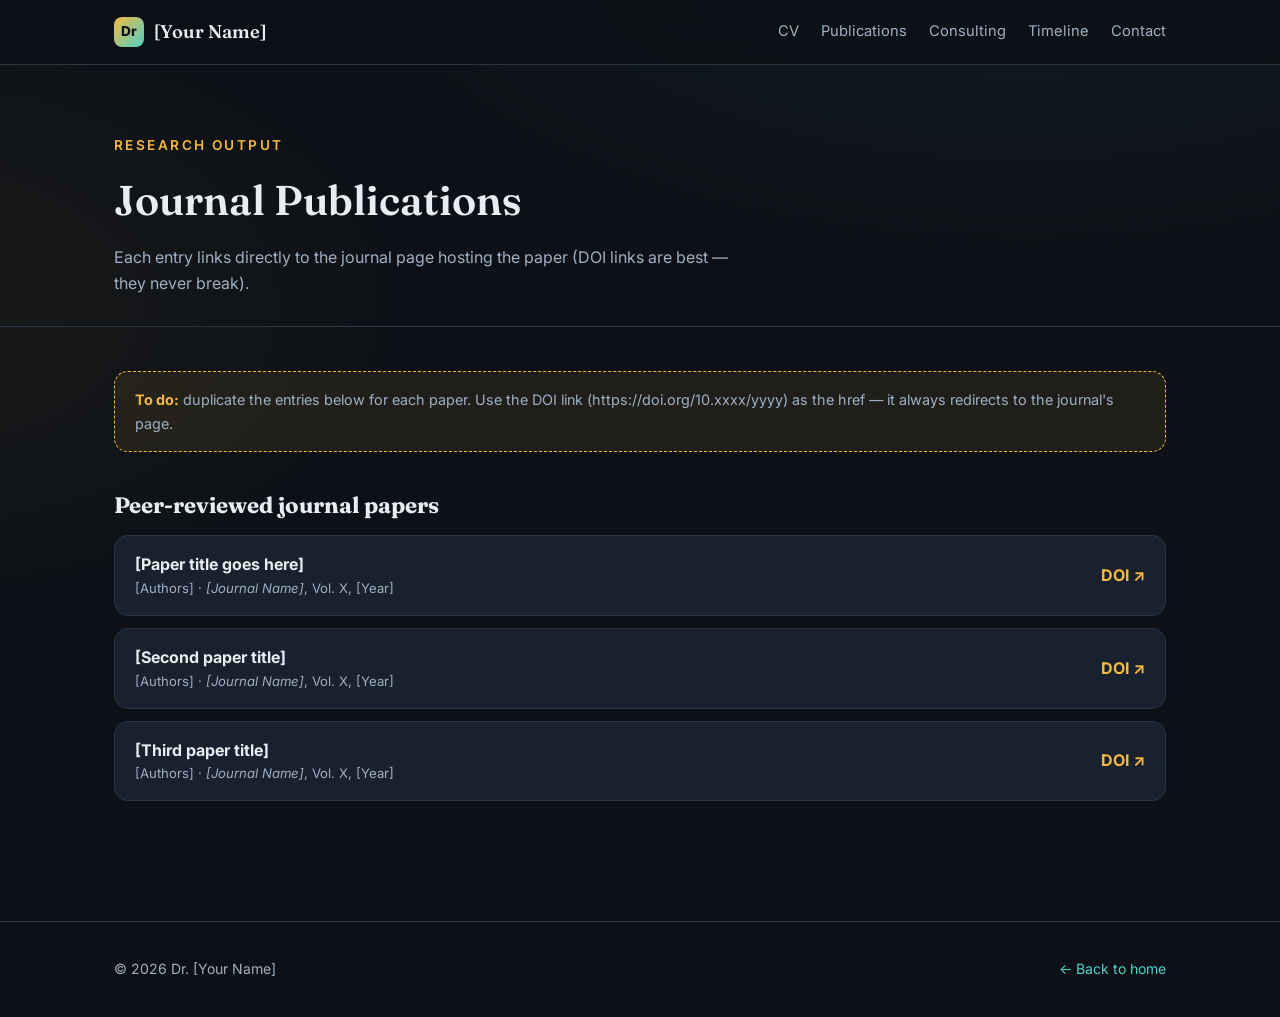
<file: pages/publications.html>
<!DOCTYPE html>
<html lang="en">
<head>
  <meta charset="UTF-8" />
  <meta name="viewport" content="width=device-width, initial-scale=1.0" />
  <title>Journal Publications — Dr. [Your Name]</title>
  <link href="https://fonts.googleapis.com/css2?family=Fraunces:opsz,wght@9..144,400;9..144,600&family=Inter:wght@400;600;800&display=swap" rel="stylesheet" />
  <link rel="stylesheet" href="../css/style.css" />
</head>
<body>

<header class="site-header">
  <div class="wrap">
    <a class="brand" href="../index.html"><span class="mark">Dr</span> [Your Name]</a>
    <nav class="nav">
      <a href="cv.html">CV</a>
      <a href="publications.html">Publications</a>
      <a href="consulting.html">Consulting</a>
      <a href="timeline.html">Timeline</a>
      <a href="contact.html">Contact</a>
    </nav>
  </div>
</header>

<section class="page-head">
  <div class="wrap">
    <div class="kicker">Research output</div>
    <h1>Journal Publications</h1>
    <p>Each entry links directly to the journal page hosting the paper (DOI links are best — they never break).</p>
  </div>
</section>

<section class="page-body">
  <div class="wrap">
    <div class="placeholder-note"><strong>To do:</strong> duplicate the entries below for each paper. Use the DOI link (https://doi.org/10.xxxx/yyyy) as the href — it always redirects to the journal's page.</div>

    <h2>Peer-reviewed journal papers</h2>
    <div class="link-list">
      <a class="link-item" href="https://doi.org/10.XXXX/REPLACE-ME" target="_blank" rel="noopener">
        <div>
          <strong>[Paper title goes here]</strong>
          <div class="meta">[Authors] · <em>[Journal Name]</em>, Vol. X, [Year]</div>
        </div>
        <span class="go">DOI ↗</span>
      </a>
      <a class="link-item" href="https://doi.org/10.XXXX/REPLACE-ME" target="_blank" rel="noopener">
        <div>
          <strong>[Second paper title]</strong>
          <div class="meta">[Authors] · <em>[Journal Name]</em>, Vol. X, [Year]</div>
        </div>
        <span class="go">DOI ↗</span>
      </a>
      <a class="link-item" href="https://doi.org/10.XXXX/REPLACE-ME" target="_blank" rel="noopener">
        <div>
          <strong>[Third paper title]</strong>
          <div class="meta">[Authors] · <em>[Journal Name]</em>, Vol. X, [Year]</div>
        </div>
        <span class="go">DOI ↗</span>
      </a>
    </div>
  </div>
</section>

<footer class="site-footer">
  <div class="wrap">
    <div>© <span id="year"></span> Dr. [Your Name]</div>
    <div><a href="../index.html">← Back to home</a></div>
  </div>
</footer>

<script src="../js/main.js"></script>
</body>
</html>
</file>
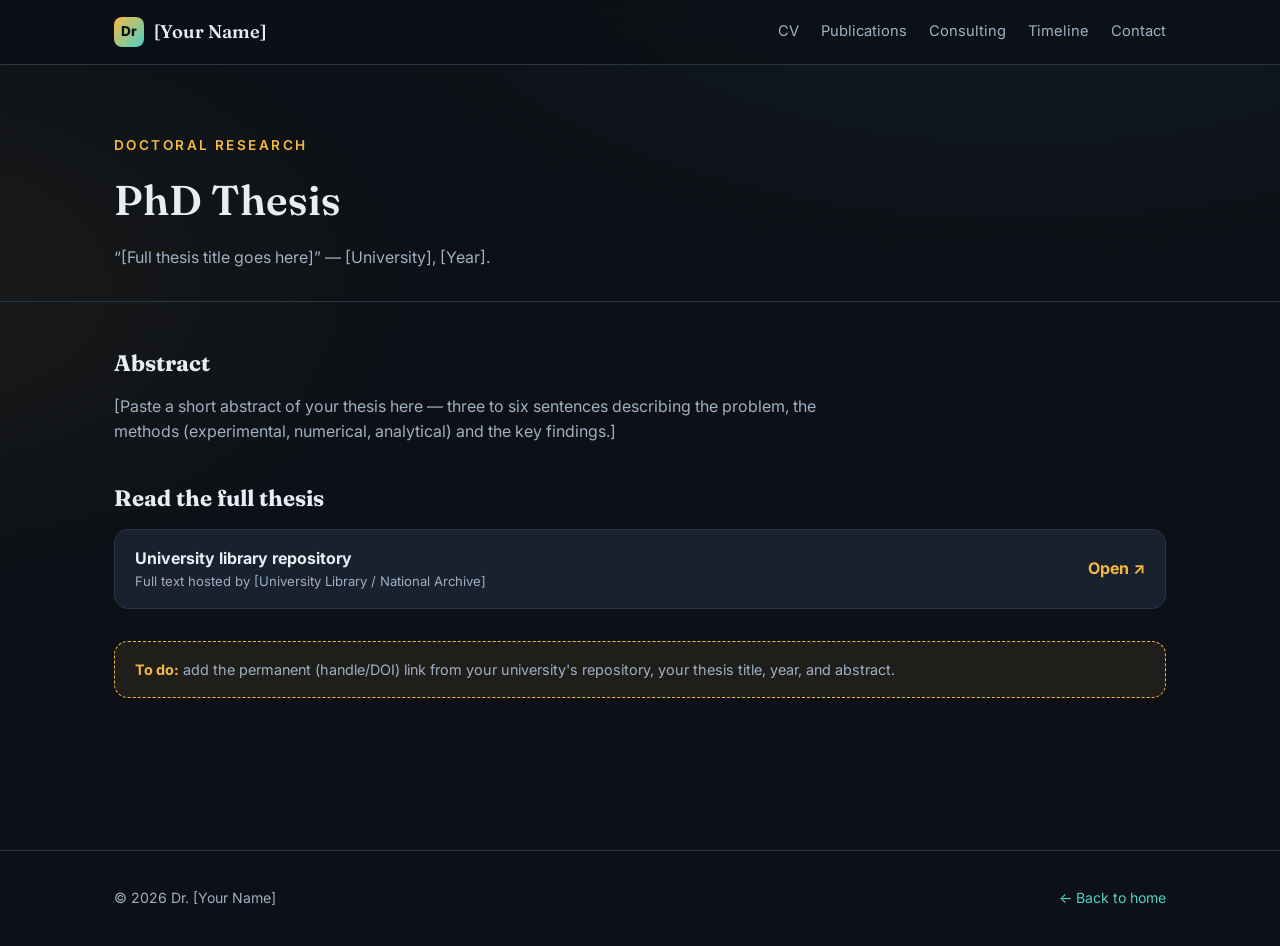
<file: pages/thesis.html>
<!DOCTYPE html>
<html lang="en">
<head>
  <meta charset="UTF-8" />
  <meta name="viewport" content="width=device-width, initial-scale=1.0" />
  <title>PhD Thesis — Dr. [Your Name]</title>
  <link href="https://fonts.googleapis.com/css2?family=Fraunces:opsz,wght@9..144,400;9..144,600&family=Inter:wght@400;600;800&display=swap" rel="stylesheet" />
  <link rel="stylesheet" href="../css/style.css" />
</head>
<body>

<header class="site-header">
  <div class="wrap">
    <a class="brand" href="../index.html"><span class="mark">Dr</span> [Your Name]</a>
    <nav class="nav">
      <a href="cv.html">CV</a>
      <a href="publications.html">Publications</a>
      <a href="consulting.html">Consulting</a>
      <a href="timeline.html">Timeline</a>
      <a href="contact.html">Contact</a>
    </nav>
  </div>
</header>

<section class="page-head">
  <div class="wrap">
    <div class="kicker">Doctoral research</div>
    <h1>PhD Thesis</h1>
    <p>“[Full thesis title goes here]” — [University], [Year].</p>
  </div>
</section>

<section class="page-body">
  <div class="wrap">
    <h2>Abstract</h2>
    <p style="color:var(--text-dim); max-width:72ch">
      [Paste a short abstract of your thesis here — three to six sentences describing the problem,
      the methods (experimental, numerical, analytical) and the key findings.]
    </p>

    <h2>Read the full thesis</h2>
    <div class="link-list">
      <a class="link-item" href="https://REPLACE-WITH-LIBRARY-LINK" target="_blank" rel="noopener">
        <div>
          <strong>University library repository</strong>
          <div class="meta">Full text hosted by [University Library / National Archive]</div>
        </div>
        <span class="go">Open ↗</span>
      </a>
    </div>

    <div class="placeholder-note" style="margin-top:32px"><strong>To do:</strong> add the permanent (handle/DOI) link from your university's repository, your thesis title, year, and abstract.</div>
  </div>
</section>

<footer class="site-footer">
  <div class="wrap">
    <div>© <span id="year"></span> Dr. [Your Name]</div>
    <div><a href="../index.html">← Back to home</a></div>
  </div>
</footer>

<script src="../js/main.js"></script>
</body>
</html>
</file>
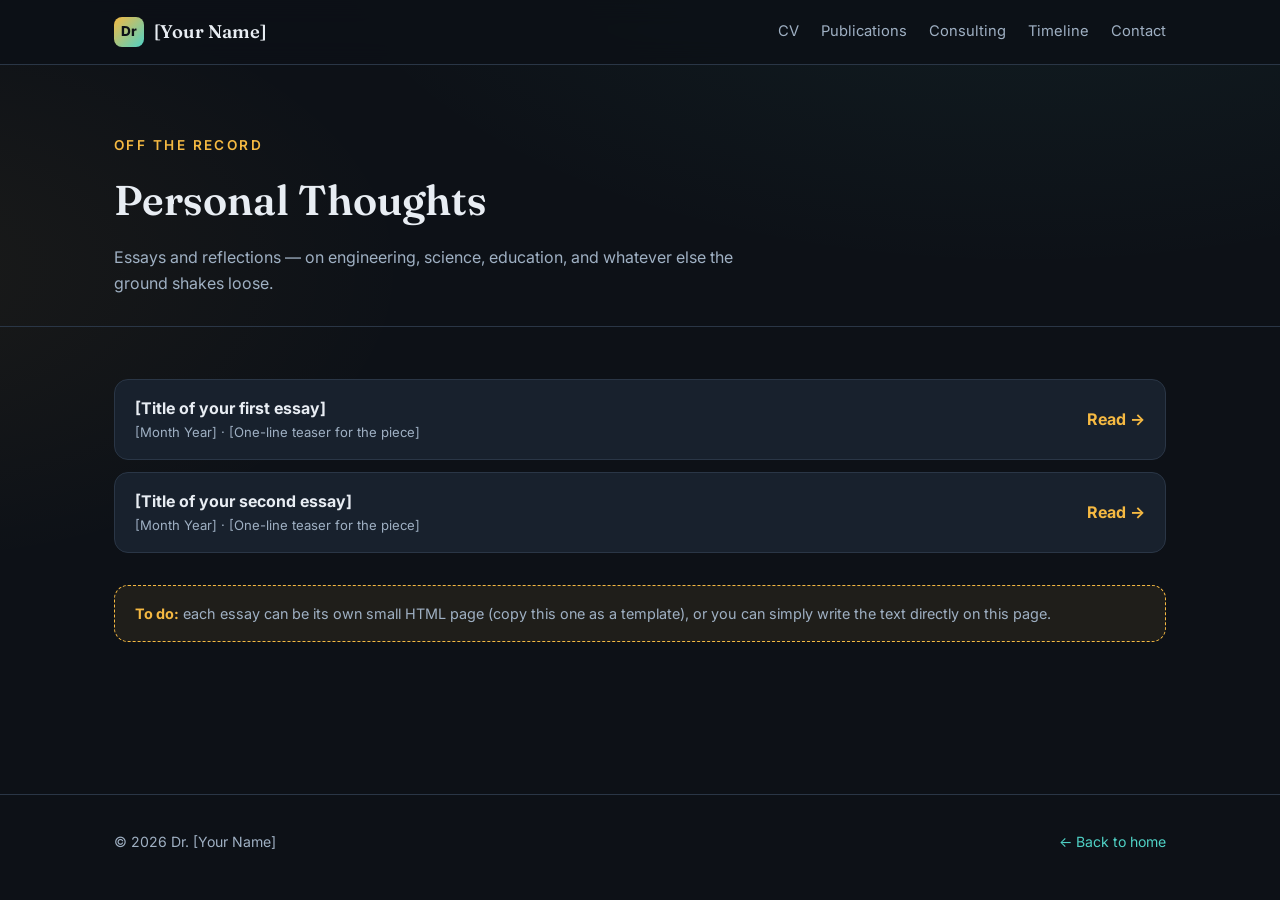
<file: pages/thoughts.html>
<!DOCTYPE html>
<html lang="en">
<head>
  <meta charset="UTF-8" />
  <meta name="viewport" content="width=device-width, initial-scale=1.0" />
  <title>Personal Thoughts — Dr. [Your Name]</title>
  <link href="https://fonts.googleapis.com/css2?family=Fraunces:opsz,wght@9..144,400;9..144,600&family=Inter:wght@400;600;800&display=swap" rel="stylesheet" />
  <link rel="stylesheet" href="../css/style.css" />
</head>
<body>

<header class="site-header">
  <div class="wrap">
    <a class="brand" href="../index.html"><span class="mark">Dr</span> [Your Name]</a>
    <nav class="nav">
      <a href="cv.html">CV</a>
      <a href="publications.html">Publications</a>
      <a href="consulting.html">Consulting</a>
      <a href="timeline.html">Timeline</a>
      <a href="contact.html">Contact</a>
    </nav>
  </div>
</header>

<section class="page-head">
  <div class="wrap">
    <div class="kicker">Off the record</div>
    <h1>Personal Thoughts</h1>
    <p>Essays and reflections — on engineering, science, education, and whatever else the ground shakes loose.</p>
  </div>
</section>

<section class="page-body">
  <div class="wrap">
    <div class="link-list">
      <a class="link-item" href="#">
        <div>
          <strong>[Title of your first essay]</strong>
          <div class="meta">[Month Year] · [One-line teaser for the piece]</div>
        </div>
        <span class="go">Read →</span>
      </a>
      <a class="link-item" href="#">
        <div>
          <strong>[Title of your second essay]</strong>
          <div class="meta">[Month Year] · [One-line teaser for the piece]</div>
        </div>
        <span class="go">Read →</span>
      </a>
    </div>

    <div class="placeholder-note" style="margin-top:32px"><strong>To do:</strong> each essay can be its own small HTML page (copy this one as a template), or you can simply write the text directly on this page.</div>
  </div>
</section>

<footer class="site-footer">
  <div class="wrap">
    <div>© <span id="year"></span> Dr. [Your Name]</div>
    <div><a href="../index.html">← Back to home</a></div>
  </div>
</footer>

<script src="../js/main.js"></script>
</body>
</html>
</file>
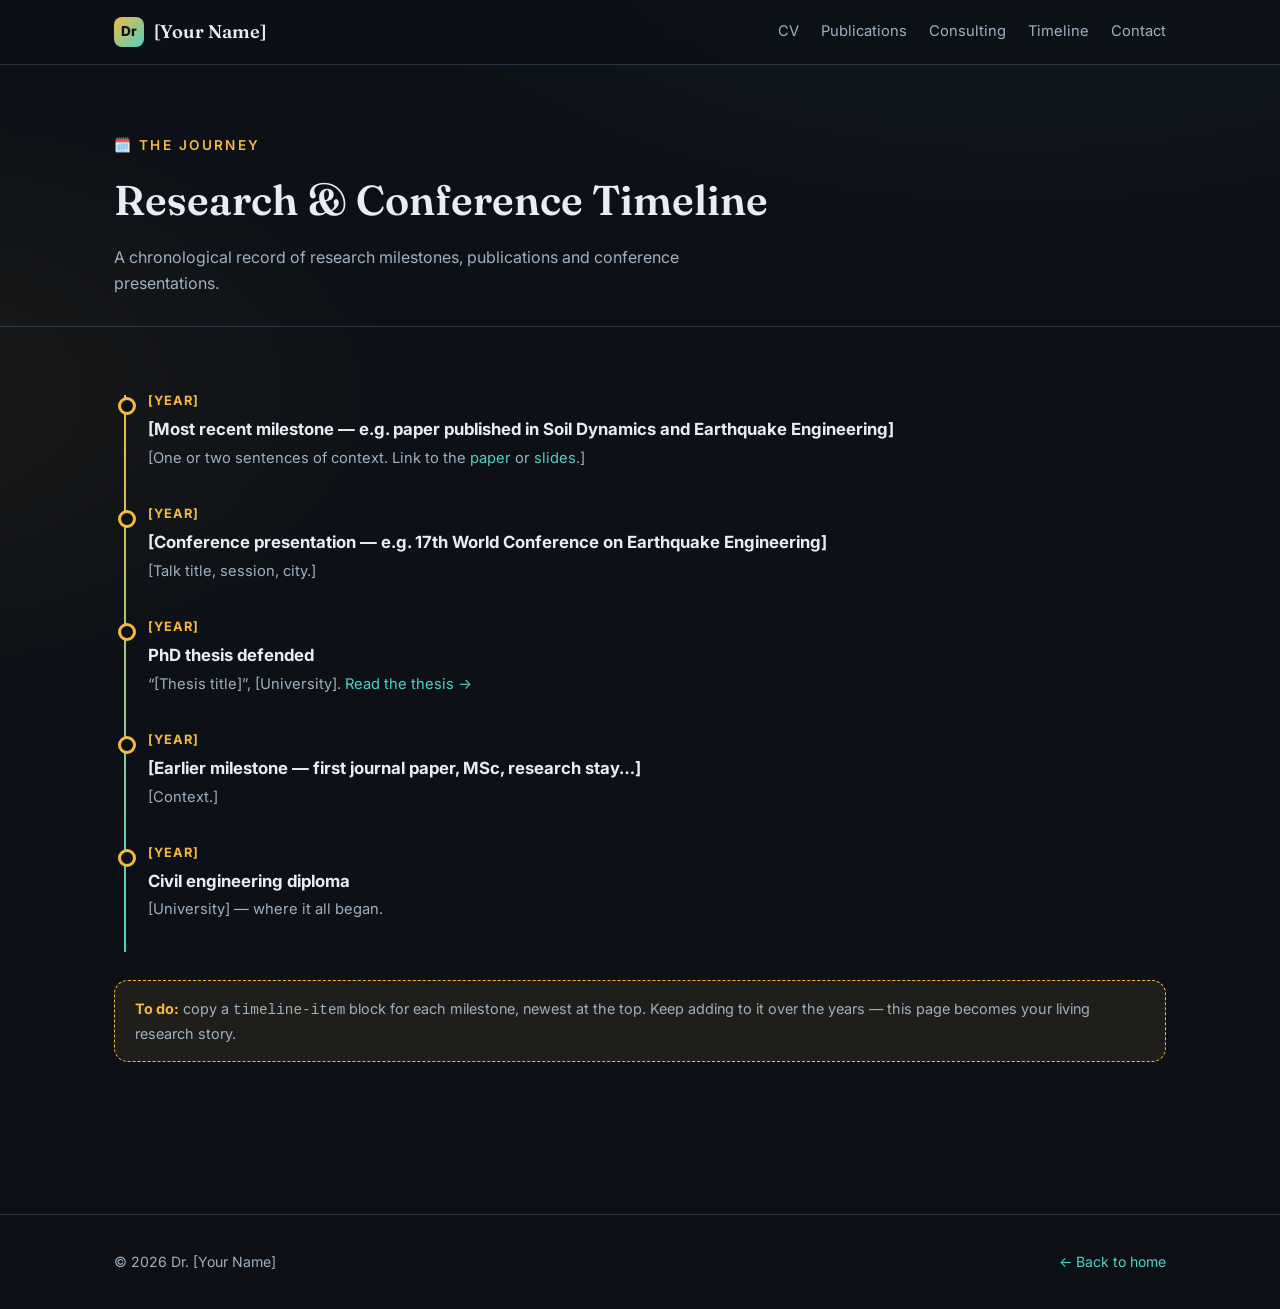
<file: pages/timeline.html>
<!DOCTYPE html>
<html lang="en">
<head>
  <meta charset="UTF-8" />
  <meta name="viewport" content="width=device-width, initial-scale=1.0" />
  <title>Research Timeline — Dr. [Your Name]</title>
  <link href="https://fonts.googleapis.com/css2?family=Fraunces:opsz,wght@9..144,400;9..144,600&family=Inter:wght@400;600;800&display=swap" rel="stylesheet" />
  <link rel="stylesheet" href="../css/style.css" />
</head>
<body>

<header class="site-header">
  <div class="wrap">
    <a class="brand" href="../index.html"><span class="mark">Dr</span> [Your Name]</a>
    <nav class="nav">
      <a href="cv.html">CV</a>
      <a href="publications.html">Publications</a>
      <a href="consulting.html">Consulting</a>
      <a href="timeline.html">Timeline</a>
      <a href="contact.html">Contact</a>
    </nav>
  </div>
</header>

<section class="page-head">
  <div class="wrap">
    <div class="kicker">🗓️ The journey</div>
    <h1>Research &amp; Conference Timeline</h1>
    <p>A chronological record of research milestones, publications and conference presentations.</p>
  </div>
</section>

<section class="page-body">
  <div class="wrap">
    <div class="timeline">
      <div class="timeline-item reveal">
        <div class="when">[Year]</div>
        <h3>[Most recent milestone — e.g. paper published in Soil Dynamics and Earthquake Engineering]</h3>
        <p>[One or two sentences of context. Link to the <a href="publications.html">paper</a> or <a href="presentations.html">slides</a>.]</p>
      </div>
      <div class="timeline-item reveal">
        <div class="when">[Year]</div>
        <h3>[Conference presentation — e.g. 17th World Conference on Earthquake Engineering]</h3>
        <p>[Talk title, session, city.]</p>
      </div>
      <div class="timeline-item reveal">
        <div class="when">[Year]</div>
        <h3>PhD thesis defended</h3>
        <p>“[Thesis title]”, [University]. <a href="thesis.html">Read the thesis →</a></p>
      </div>
      <div class="timeline-item reveal">
        <div class="when">[Year]</div>
        <h3>[Earlier milestone — first journal paper, MSc, research stay…]</h3>
        <p>[Context.]</p>
      </div>
      <div class="timeline-item reveal">
        <div class="when">[Year]</div>
        <h3>Civil engineering diploma</h3>
        <p>[University] — where it all began.</p>
      </div>
    </div>

    <div class="placeholder-note" style="margin-top:24px"><strong>To do:</strong> copy a <code>timeline-item</code> block for each milestone, newest at the top. Keep adding to it over the years — this page becomes your living research story.</div>
  </div>
</section>

<footer class="site-footer">
  <div class="wrap">
    <div>© <span id="year"></span> Dr. [Your Name]</div>
    <div><a href="../index.html">← Back to home</a></div>
  </div>
</footer>

<script src="../js/main.js"></script>
</body>
</html>
</file>
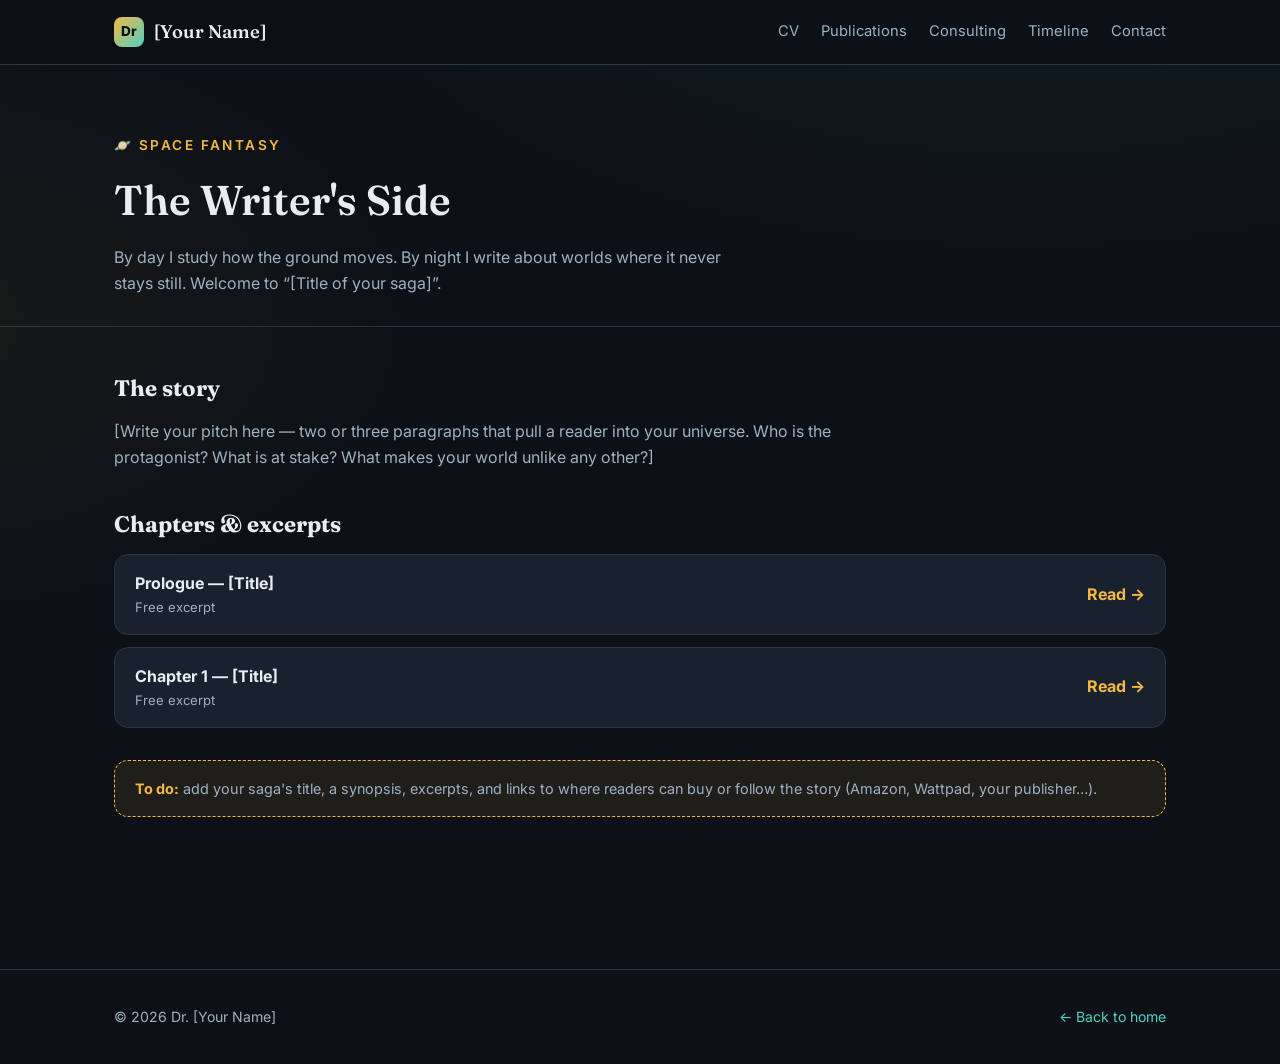
<file: pages/writing.html>
<!DOCTYPE html>
<html lang="en">
<head>
  <meta charset="UTF-8" />
  <meta name="viewport" content="width=device-width, initial-scale=1.0" />
  <title>The Writer's Side — Dr. [Your Name]</title>
  <link href="https://fonts.googleapis.com/css2?family=Fraunces:opsz,wght@9..144,400;9..144,600&family=Inter:wght@400;600;800&display=swap" rel="stylesheet" />
  <link rel="stylesheet" href="../css/style.css" />
</head>
<body>

<header class="site-header">
  <div class="wrap">
    <a class="brand" href="../index.html"><span class="mark">Dr</span> [Your Name]</a>
    <nav class="nav">
      <a href="cv.html">CV</a>
      <a href="publications.html">Publications</a>
      <a href="consulting.html">Consulting</a>
      <a href="timeline.html">Timeline</a>
      <a href="contact.html">Contact</a>
    </nav>
  </div>
</header>

<section class="page-head">
  <div class="wrap">
    <div class="kicker">🪐 Space fantasy</div>
    <h1>The Writer's Side</h1>
    <p>By day I study how the ground moves. By night I write about worlds where it never stays still. Welcome to “[Title of your saga]”.</p>
  </div>
</section>

<section class="page-body">
  <div class="wrap">
    <h2>The story</h2>
    <p style="color:var(--text-dim); max-width:72ch">
      [Write your pitch here — two or three paragraphs that pull a reader into your universe.
      Who is the protagonist? What is at stake? What makes your world unlike any other?]
    </p>

    <h2>Chapters &amp; excerpts</h2>
    <div class="link-list">
      <a class="link-item" href="#">
        <div>
          <strong>Prologue — [Title]</strong>
          <div class="meta">Free excerpt</div>
        </div>
        <span class="go">Read →</span>
      </a>
      <a class="link-item" href="#">
        <div>
          <strong>Chapter 1 — [Title]</strong>
          <div class="meta">Free excerpt</div>
        </div>
        <span class="go">Read →</span>
      </a>
    </div>

    <div class="placeholder-note" style="margin-top:32px"><strong>To do:</strong> add your saga's title, a synopsis, excerpts, and links to where readers can buy or follow the story (Amazon, Wattpad, your publisher…).</div>
  </div>
</section>

<footer class="site-footer">
  <div class="wrap">
    <div>© <span id="year"></span> Dr. [Your Name]</div>
    <div><a href="../index.html">← Back to home</a></div>
  </div>
</footer>

<script src="../js/main.js"></script>
</body>
</html>
</file>
<file: css/style.css>
/* ============================================================
   Dr. [Your Name] — Geotechnical & Earthquake Engineering
   Shared stylesheet for the whole site
   ============================================================ */

:root {
  --bg: #0d1117;
  --bg-soft: #131a23;
  --card: #18212d;
  --card-hover: #1e2a3a;
  --line: #2a3646;
  --text: #e8edf3;
  --text-dim: #9fb0c3;
  --accent: #f5b942;        /* seismic amber */
  --accent-2: #4fd1c5;      /* instrument teal */
  --accent-3: #e06c75;      /* alert red, used sparingly */
  --serif: "Fraunces", Georgia, "Times New Roman", serif;
  --sans: "Inter", -apple-system, "Segoe UI", Roboto, sans-serif;
  --radius: 14px;
  --shadow: 0 10px 30px rgba(0, 0, 0, 0.35);
}

* { box-sizing: border-box; margin: 0; padding: 0; }

html { scroll-behavior: smooth; }

body {
  background:
    radial-gradient(1200px 600px at 80% -10%, rgba(79, 209, 197, 0.07), transparent 60%),
    radial-gradient(900px 500px at -10% 30%, rgba(245, 185, 66, 0.06), transparent 60%),
    var(--bg);
  color: var(--text);
  font-family: var(--sans);
  line-height: 1.6;
  min-height: 100vh;
}

a { color: var(--accent-2); text-decoration: none; }
a:hover { text-decoration: underline; }

img { max-width: 100%; display: block; }

.wrap { max-width: 1100px; margin: 0 auto; padding: 0 24px; }

/* ---------- Header / nav ---------- */
.site-header {
  position: sticky; top: 0; z-index: 50;
  backdrop-filter: blur(12px);
  background: rgba(13, 17, 23, 0.82);
  border-bottom: 1px solid var(--line);
}
.site-header .wrap {
  display: flex; align-items: center; justify-content: space-between;
  height: 64px;
}
.brand {
  font-family: var(--serif);
  font-size: 1.15rem; font-weight: 600; color: var(--text);
  display: flex; align-items: center; gap: 10px;
}
.brand:hover { text-decoration: none; }
.brand .mark {
  width: 30px; height: 30px; border-radius: 8px;
  background: linear-gradient(135deg, var(--accent), var(--accent-2));
  display: inline-flex; align-items: center; justify-content: center;
  color: #0d1117; font-weight: 800; font-size: 0.85rem; font-family: var(--sans);
}
.nav { display: flex; gap: 22px; }
.nav a { color: var(--text-dim); font-size: 0.92rem; }
.nav a:hover { color: var(--text); text-decoration: none; }

/* ---------- Hero ---------- */
.hero { padding: 90px 0 50px; position: relative; overflow: hidden; }
.hero-grid {
  display: grid; grid-template-columns: 1.2fr 0.8fr; gap: 48px; align-items: center;
}
.kicker {
  color: var(--accent); font-size: 0.85rem; letter-spacing: 0.18em;
  text-transform: uppercase; font-weight: 600; margin-bottom: 14px;
}
.hero h1 {
  font-family: var(--serif);
  font-size: clamp(2.2rem, 5vw, 3.4rem);
  line-height: 1.12; font-weight: 600; margin-bottom: 18px;
}
.hero h1 em { color: var(--accent); font-style: normal; }
.hero p.lede { color: var(--text-dim); font-size: 1.08rem; max-width: 56ch; margin-bottom: 28px; }
.cta-row { display: flex; gap: 14px; flex-wrap: wrap; }

.btn {
  display: inline-flex; align-items: center; gap: 8px;
  padding: 12px 22px; border-radius: 999px;
  font-weight: 600; font-size: 0.95rem;
  border: 1px solid transparent; cursor: pointer; transition: all 0.2s ease;
}
.btn:hover { text-decoration: none; transform: translateY(-2px); }
.btn-primary { background: var(--accent); color: #14110a; }
.btn-primary:hover { box-shadow: 0 8px 24px rgba(245, 185, 66, 0.35); }
.btn-ghost { border-color: var(--line); color: var(--text); }
.btn-ghost:hover { border-color: var(--accent-2); color: var(--accent-2); }

/* Animated seismograph line under hero */
.seismo { margin-top: 36px; opacity: 0.9; }
.seismo path {
  stroke-dasharray: 2400; stroke-dashoffset: 2400;
  animation: trace 7s linear infinite;
}
@keyframes trace { to { stroke-dashoffset: 0; } }

/* ---------- Section headings ---------- */
.section { padding: 64px 0; }
.section-title {
  font-family: var(--serif); font-size: 1.8rem; font-weight: 600; margin-bottom: 8px;
}
.section-sub { color: var(--text-dim); margin-bottom: 36px; max-width: 64ch; }

/* ---------- Smart-button card grid ---------- */
.card-grid {
  display: grid;
  grid-template-columns: repeat(auto-fill, minmax(240px, 1fr));
  gap: 18px;
}
.smart-card {
  background: var(--card);
  border: 1px solid var(--line);
  border-radius: var(--radius);
  padding: 22px 20px;
  display: flex; flex-direction: column; gap: 10px;
  color: var(--text);
  transition: transform 0.22s ease, border-color 0.22s ease, background 0.22s ease;
  position: relative; overflow: hidden;
}
.smart-card::after {
  content: "→";
  position: absolute; right: 18px; bottom: 14px;
  color: var(--accent); opacity: 0; transition: all 0.22s ease;
  transform: translateX(-6px);
}
.smart-card:hover {
  transform: translateY(-4px);
  background: var(--card-hover);
  border-color: var(--accent);
  text-decoration: none;
  box-shadow: var(--shadow);
}
.smart-card:hover::after { opacity: 1; transform: translateX(0); }
.smart-card .icon { font-size: 1.6rem; line-height: 1; }
.smart-card h3 { font-size: 1.02rem; font-weight: 600; }
.smart-card p { font-size: 0.85rem; color: var(--text-dim); }
.smart-card.soon { opacity: 0.55; border-style: dashed; pointer-events: none; }
.smart-card .tag {
  position: absolute; top: 14px; right: 14px;
  font-size: 0.65rem; letter-spacing: 0.1em; text-transform: uppercase;
  color: var(--accent-2); border: 1px solid var(--accent-2);
  padding: 2px 8px; border-radius: 999px;
}

/* ---------- Plot cards (scientific diagrams) ---------- */
.plot-strip {
  display: grid;
  grid-template-columns: repeat(auto-fit, minmax(280px, 1fr));
  gap: 20px;
}
.plot-card {
  background: var(--bg-soft);
  border: 1px solid var(--line);
  border-radius: var(--radius);
  overflow: hidden;
  transition: transform 0.22s ease, border-color 0.22s ease;
}
.plot-card:hover { transform: translateY(-4px); border-color: var(--accent-2); }
.plot-card svg { width: 100%; height: auto; display: block; background: #0a0e14; }
.plot-card figcaption {
  padding: 14px 16px; font-size: 0.84rem; color: var(--text-dim);
  border-top: 1px solid var(--line);
}
.plot-card figcaption strong { color: var(--text); display: block; margin-bottom: 2px; }

/* Floating plot card variant used in hero */
.hero .plot-card { box-shadow: var(--shadow); transform: rotate(1.5deg); }
.hero .plot-card:hover { transform: rotate(0deg) translateY(-4px); }

/* ---------- Reveal-on-scroll ---------- */
.reveal { opacity: 0; transform: translateY(24px); transition: opacity 0.6s ease, transform 0.6s ease; }
.reveal.visible { opacity: 1; transform: translateY(0); }

/* ---------- Subpage layout ---------- */
.page-head { padding: 70px 0 30px; border-bottom: 1px solid var(--line); }
.page-head .kicker { margin-bottom: 10px; }
.page-head h1 { font-family: var(--serif); font-size: clamp(1.9rem, 4vw, 2.6rem); font-weight: 600; }
.page-head p { color: var(--text-dim); margin-top: 12px; max-width: 64ch; }
.page-body { padding: 44px 0 80px; }
.page-body h2 { font-family: var(--serif); font-size: 1.4rem; margin: 36px 0 12px; }
.page-body h2:first-child { margin-top: 0; }
.page-body ul { padding-left: 22px; color: var(--text-dim); }
.page-body li { margin-bottom: 8px; }
.placeholder-note {
  background: rgba(245, 185, 66, 0.08);
  border: 1px dashed var(--accent);
  border-radius: var(--radius);
  padding: 16px 20px; font-size: 0.9rem; color: var(--text-dim);
  margin-bottom: 32px;
}
.placeholder-note strong { color: var(--accent); }

/* Link-list (journals, videos, etc.) */
.link-list { display: flex; flex-direction: column; gap: 12px; margin-top: 8px; }
.link-item {
  display: flex; align-items: center; justify-content: space-between; gap: 16px;
  background: var(--card); border: 1px solid var(--line); border-radius: var(--radius);
  padding: 16px 20px; color: var(--text); transition: border-color 0.2s ease;
}
.link-item:hover { border-color: var(--accent); text-decoration: none; }
.link-item .meta { font-size: 0.82rem; color: var(--text-dim); }
.link-item .go { color: var(--accent); font-weight: 700; }

/* ---------- Timeline ---------- */
.timeline { position: relative; margin-top: 20px; padding-left: 34px; }
.timeline::before {
  content: ""; position: absolute; left: 10px; top: 4px; bottom: 4px;
  width: 2px; background: linear-gradient(var(--accent), var(--accent-2));
}
.timeline-item { position: relative; padding-bottom: 34px; }
.timeline-item::before {
  content: ""; position: absolute; left: -30px; top: 6px;
  width: 12px; height: 12px; border-radius: 50%;
  background: var(--bg); border: 3px solid var(--accent);
}
.timeline-item .when {
  font-size: 0.8rem; color: var(--accent); font-weight: 700;
  letter-spacing: 0.08em; text-transform: uppercase;
}
.timeline-item h3 { font-size: 1.05rem; margin: 4px 0; }
.timeline-item p { color: var(--text-dim); font-size: 0.92rem; }

/* ---------- Contact ---------- */
.contact-cards { display: grid; grid-template-columns: repeat(auto-fit, minmax(240px, 1fr)); gap: 18px; }
.contact-card {
  background: var(--card); border: 1px solid var(--line); border-radius: var(--radius);
  padding: 24px; text-align: center;
}
.contact-card .icon { font-size: 2rem; margin-bottom: 10px; }
.contact-card h3 { margin-bottom: 6px; }
.contact-card a { word-break: break-all; }

/* ---------- Footer ---------- */
.site-footer {
  border-top: 1px solid var(--line);
  padding: 36px 0; margin-top: 40px;
  color: var(--text-dim); font-size: 0.88rem;
}
.site-footer .wrap { display: flex; justify-content: space-between; flex-wrap: wrap; gap: 12px; }

/* ---------- Responsive ---------- */
@media (max-width: 820px) {
  .hero-grid { grid-template-columns: 1fr; }
  .nav { display: none; }
  .hero { padding-top: 56px; }
}
</file>
